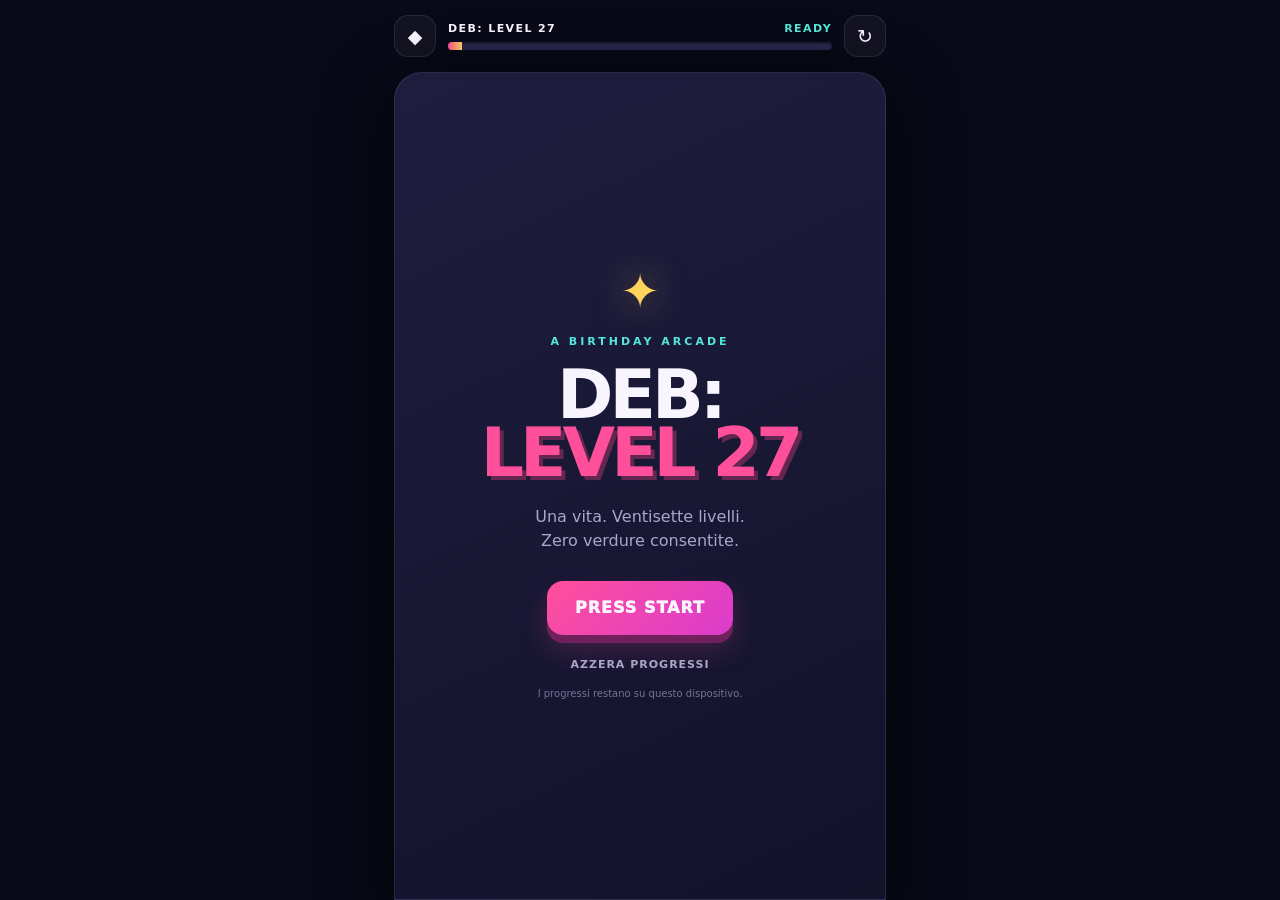
<file: index.html>
<!doctype html>
<html lang="it">
<head>
  <meta charset="utf-8">
  <meta name="viewport" content="width=device-width,initial-scale=1,maximum-scale=1,user-scalable=no,viewport-fit=cover">
  <meta name="theme-color" content="#111126">
  <meta name="apple-mobile-web-app-capable" content="yes">
  <meta name="apple-mobile-web-app-status-bar-style" content="black-translucent">
  <title>Deb: Level 27</title>
  <link rel="stylesheet" href="style.css?v=7">
</head>
<body>
  <main id="app" aria-live="polite">
    <header class="hud">
      <button id="homeBtn" class="icon-btn" aria-label="Menu">◆</button>
      <div class="progress-wrap">
        <div class="level-label"><span id="levelText">LEVEL 1 / 27</span><span id="lives">READY</span></div>
        <div class="progress"><i id="progressBar"></i></div>
      </div>
      <button id="restartBtn" class="icon-btn" aria-label="Ricomincia livello">↻</button>
    </header>
    <section id="screen" class="screen"></section>
  </main>

  <template id="menuTemplate">
    <div class="menu-card">
      <div class="pixel-crown">✦</div>
      <p class="eyebrow">A BIRTHDAY ARCADE</p>
      <h1>DEB:<br><em>LEVEL 27</em></h1>
      <p class="intro">Una vita. Ventisette livelli.<br>Zero verdure consentite.</p>
      <button class="primary" data-action="start">PRESS START</button>
      <button class="text-btn" data-action="reset">AZZERA PROGRESSI</button>
      <p class="save-note">I progressi restano su questo dispositivo.</p>
    </div>
  </template>
  <script src="game.js?v=7"></script>
</body>
</html>
</file>
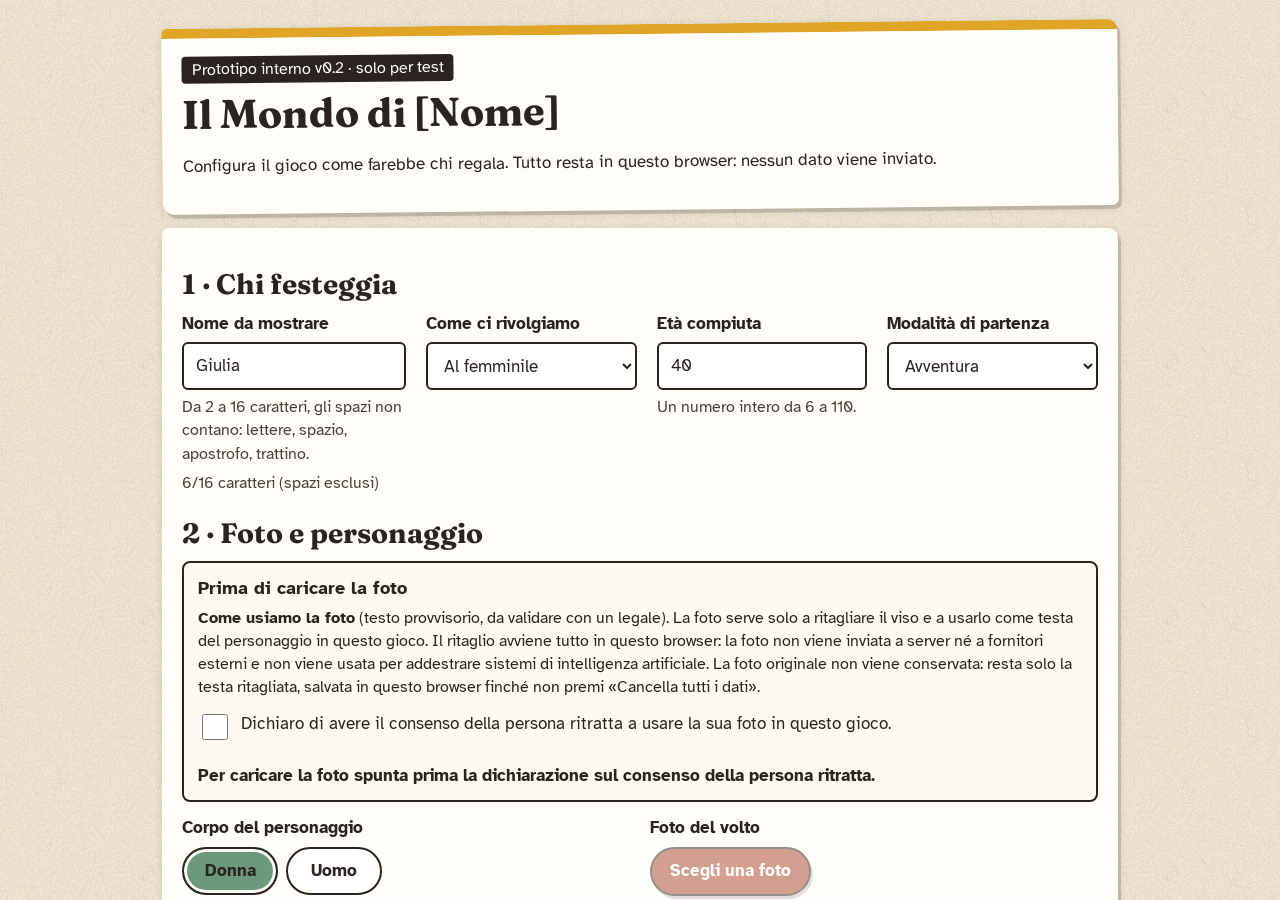
<file: il-mondo-di-nome-v02/index.html>
<!doctype html>
<html lang="it">
<head>
<meta charset="utf-8">
<meta name="viewport" content="width=device-width, initial-scale=1, viewport-fit=cover">
<meta name="robots" content="noindex, nofollow">
<title>Il Mondo di [Nome] — prototipo interno v0.2</title>
<link rel="icon" href="data:image/svg+xml,%3Csvg xmlns=%22http://www.w3.org/2000/svg%22 viewBox=%220 0 32 32%22%3E%3Ccircle cx=%2216%22 cy=%2216%22 r=%2214%22 fill=%22%23E0A526%22 stroke=%22%232B2320%22 stroke-width=%223%22/%3E%3C/svg%3E">
<link rel="stylesheet" href="css/style.css">
</head>
<body>
<div id="app">

  <!-- ============ CONFIGURAZIONE ============ -->
  <section id="screen-setup" class="screen active" aria-labelledby="setup-title">
    <div class="page">
      <header class="panel title-panel">
        <p class="badge">Prototipo interno v0.2 · solo per test</p>
        <h1 id="setup-title">Il Mondo di <span class="name-slot">[Nome]</span></h1>
        <p>Configura il gioco come farebbe chi regala. Tutto resta in questo browser: nessun dato viene inviato.</p>
      </header>

      <form id="setup-form" class="panel" novalidate>
        <h2>1 · Chi festeggia</h2>
        <div class="row">
          <label class="field">Nome da mostrare
            <input id="f-name" name="name" type="text" autocomplete="off" value="Giulia" required aria-describedby="name-help name-count">
            <small id="name-help">Da 2 a 16 caratteri, gli spazi non contano: lettere, spazio, apostrofo, trattino.</small>
            <small id="name-count" class="counter" aria-live="polite"></small>
          </label>
          <label class="field">Come ci rivolgiamo
            <select id="f-form" name="form">
              <option value="f" selected>Al femminile</option>
              <option value="m">Al maschile</option>
              <option value="n">Forma neutra</option>
            </select>
          </label>
          <label class="field">Età compiuta
            <input id="f-age" name="age" type="number" inputmode="numeric" min="6" max="110" step="1" value="40" aria-describedby="age-help">
            <small id="age-help">Un numero intero da 6 a 110.</small>
          </label>
          <label class="field">Modalità di partenza
            <select id="f-mode" name="mode">
              <option value="passeggiata">Passeggiata</option>
              <option value="avventura" selected>Avventura</option>
              <option value="sfida">Sfida</option>
            </select>
          </label>
        </div>

        <h2>2 · Foto e personaggio</h2>
        <div class="consent-box" id="consent-box">
          <h3>Prima di caricare la foto</h3>
          <p class="privacy-note" id="privacy-note"><strong>Come usiamo la foto</strong> (testo provvisorio, da validare con un legale). La foto serve solo a ritagliare il viso e a usarlo come testa del personaggio in questo gioco. Il ritaglio avviene tutto in questo browser: la foto non viene inviata a server né a fornitori esterni e non viene usata per addestrare sistemi di intelligenza artificiale. La foto originale non viene conservata: resta solo la testa ritagliata, salvata in questo browser finché non premi «Cancella tutti i dati».</p>
          <label class="check"><input type="checkbox" id="f-consent"> <span>Dichiaro di avere il consenso della persona ritratta a usare la sua foto in questo gioco.</span></label>
          <label class="check hidden" id="parental-row"><input type="checkbox" id="f-parental"> <span>La persona festeggiata è minorenne: dichiaro di esercitare la responsabilità genitoriale su di lei, oppure di avere l'autorizzazione di chi la esercita, a usare la sua foto in questo gioco.</span></label>
          <p id="consent-status" class="status" role="status" aria-live="polite"></p>
        </div>
        <div class="row photo-row">
          <div class="field">
            <span>Corpo del personaggio</span>
            <div class="seg" role="radiogroup" aria-label="Corpo">
              <label class="seg-btn"><input type="radio" name="body" value="donna" checked><span>Donna</span></label>
              <label class="seg-btn"><input type="radio" name="body" value="uomo"><span>Uomo</span></label>
            </div>
            <small>Bambino e bambina previsti nel prodotto, non in questo prototipo.</small>
          </div>
          <div class="field">
            <span>Foto del volto</span>
            <label class="btn btn-primary file-btn is-disabled" id="photo-btn">Scegli una foto
              <input id="f-photo" type="file" accept="image/jpeg,image/png,image/webp" disabled>
            </label>
            <small>Una foto recente, di fronte, con il viso ben illuminato. Il ritaglio è automatico.</small>
            <div id="face-progress" class="progress hidden" role="progressbar" aria-label="Preparazione del riconoscimento del volto" aria-valuemin="0" aria-valuemax="100"><div class="bar"></div></div>
            <p id="face-status" class="status" role="status" aria-live="polite">Nessuna foto caricata.</p>
            <button type="button" id="btn-face-retry" class="btn btn-small hidden">Riprova</button>
          </div>
        </div>
        <div class="preview-wrap">
          <div class="preview-card">
            <canvas id="char-preview" width="200" height="500" aria-label="Anteprima del personaggio"></canvas>
          </div>
          <div class="preview-side">
            <canvas id="head-preview" width="160" height="200" aria-label="Testa ritagliata"></canvas>
            <button type="button" id="btn-recrop" class="btn" disabled>Rifai ritaglio</button>
            <small>Facoltativo: prova un'inquadratura diversa (più larga, più stretta o un altro volto).</small>
          </div>
        </div>

        <h2>3 · Domande per «La Porta dei Ricordi»</h2>
        <p class="hint">Precompilate con l'esempio fittizio del GDD (§8). Il livello ne usa 3 a caso tra quelle complete.</p>
        <div id="quiz-editor"></div>

        <div class="actions">
          <button type="submit" class="btn btn-primary btn-big" id="btn-start">Crea il gioco e vai alla mappa</button>
          <button type="button" class="btn" id="btn-reset">Cancella tutti i dati</button>
        </div>
        <p id="setup-error" class="status error" role="alert"></p>
      </form>
    </div>
  </section>

  <!-- ============ MAPPA ============ -->
  <section id="screen-map" class="screen" aria-labelledby="map-title">
    <div class="hud-top">
      <div class="strip title-strip"><h1 id="map-title"><span class="title-pre">Il Mondo di </span><span class="name-slot"></span></h1></div>
      <div class="strip stars-total" aria-label="Stelle totali">★ <span id="stars-total">0</span>/9</div>
      <button class="btn btn-icon" id="btn-edit" aria-label="Torna alla configurazione">⚙</button>
    </div>
    <div class="map-wrap">
      <svg id="map-svg" viewBox="0 0 1000 600" preserveAspectRatio="xMidYMid meet" aria-hidden="true"></svg>
      <div id="map-nodes"></div>
    </div>
    <p class="map-caption panel">Mondo 1 · <strong>Le radici</strong> — tocca una tappa sbloccata per giocare.</p>
  </section>

  <!-- ============ LIVELLO (canvas) ============ -->
  <section id="screen-level" class="screen" aria-label="Livello">
    <canvas id="game"></canvas>
    <div class="hud-top hud-game">
      <div class="strip" id="hud-left"></div>
      <div class="strip" id="hud-mid"></div>
      <button class="btn btn-icon" id="btn-pause" aria-label="Pausa">❚❚</button>
    </div>
    <div id="touch-l1" class="touch-pad hidden">
      <div class="tp-left">
        <button class="tbtn" data-k="left" aria-label="Sinistra">◀</button>
        <button class="tbtn" data-k="right" aria-label="Destra">▶</button>
      </div>
      <div class="tp-right">
        <button class="tbtn tbtn-jump" data-k="jump" aria-label="Salto">Salto</button>
      </div>
    </div>
    <div id="touch-l2" class="touch-pad hidden">
      <div class="dpad">
        <button class="tbtn" data-d="up" aria-label="Su">▲</button>
        <button class="tbtn" data-d="left" aria-label="Sinistra">◀</button>
        <button class="tbtn" data-d="right" aria-label="Destra">▶</button>
        <button class="tbtn" data-d="down" aria-label="Giù">▼</button>
      </div>
      <button class="btn btn-small" id="btn-dpad-toggle">Croce: sì</button>
    </div>
    <div id="rotate-hint" class="toast hidden">Ruota il telefono in orizzontale per giocare meglio <button class="btn btn-small" id="btn-rotate-ok">OK</button></div>
  </section>

  <!-- ============ QUIZ ============ -->
  <section id="screen-quiz" class="screen" aria-labelledby="quiz-q">
    <div class="hud-top">
      <div class="strip">La Porta dei Ricordi</div>
      <div class="strip" id="quiz-progress"></div>
      <button class="btn btn-icon" id="btn-quiz-pause" aria-label="Pausa">❚❚</button>
    </div>
    <div class="quiz-wrap">
      <div class="door" id="quiz-door" aria-hidden="true"><div class="door-leaf"></div></div>
      <div class="panel quiz-panel">
        <h2 id="quiz-q"></h2>
        <ol id="quiz-answers" class="answers"></ol>
        <p id="quiz-feedback" class="status" role="status" aria-live="polite"></p>
        <div class="actions">
          <button class="btn" id="btn-quiz-help">Elimina una risposta sbagliata</button>
          <button class="btn btn-primary" id="btn-quiz-next" hidden>Avanti</button>
        </div>
        <p class="hint">Tastiera: 1–4 oppure frecce + Invio.</p>
      </div>
    </div>
  </section>

  <!-- ============ VITTORIA ============ -->
  <section id="screen-win" class="screen" aria-labelledby="win-title">
    <div class="page center">
      <div class="panel win-panel">
        <h1 id="win-title"></h1>
        <canvas id="win-char" width="200" height="500" aria-hidden="true"></canvas>
        <p class="stars-big" id="win-stars" aria-live="polite"></p>
        <p id="win-text"></p>
        <div class="actions">
          <button class="btn btn-primary btn-big" id="btn-win-map">Torna alla mappa</button>
          <button class="btn" id="btn-win-retry">Rigioca</button>
        </div>
      </div>
    </div>
  </section>

  <!-- ============ PAUSA / DIALOGHI ============ -->
  <p id="storage-warning" class="storage-warning hidden" role="status"></p>
  <div id="modal" class="modal hidden" role="dialog" aria-modal="true" aria-labelledby="modal-title">
    <div class="panel modal-panel">
      <h2 id="modal-title"></h2>
      <p id="modal-text"></p>
      <div id="modal-actions" class="actions vertical"></div>
    </div>
  </div>
</div>
<script type="module" src="js/main.js"></script>
</body>
</html>
</file>
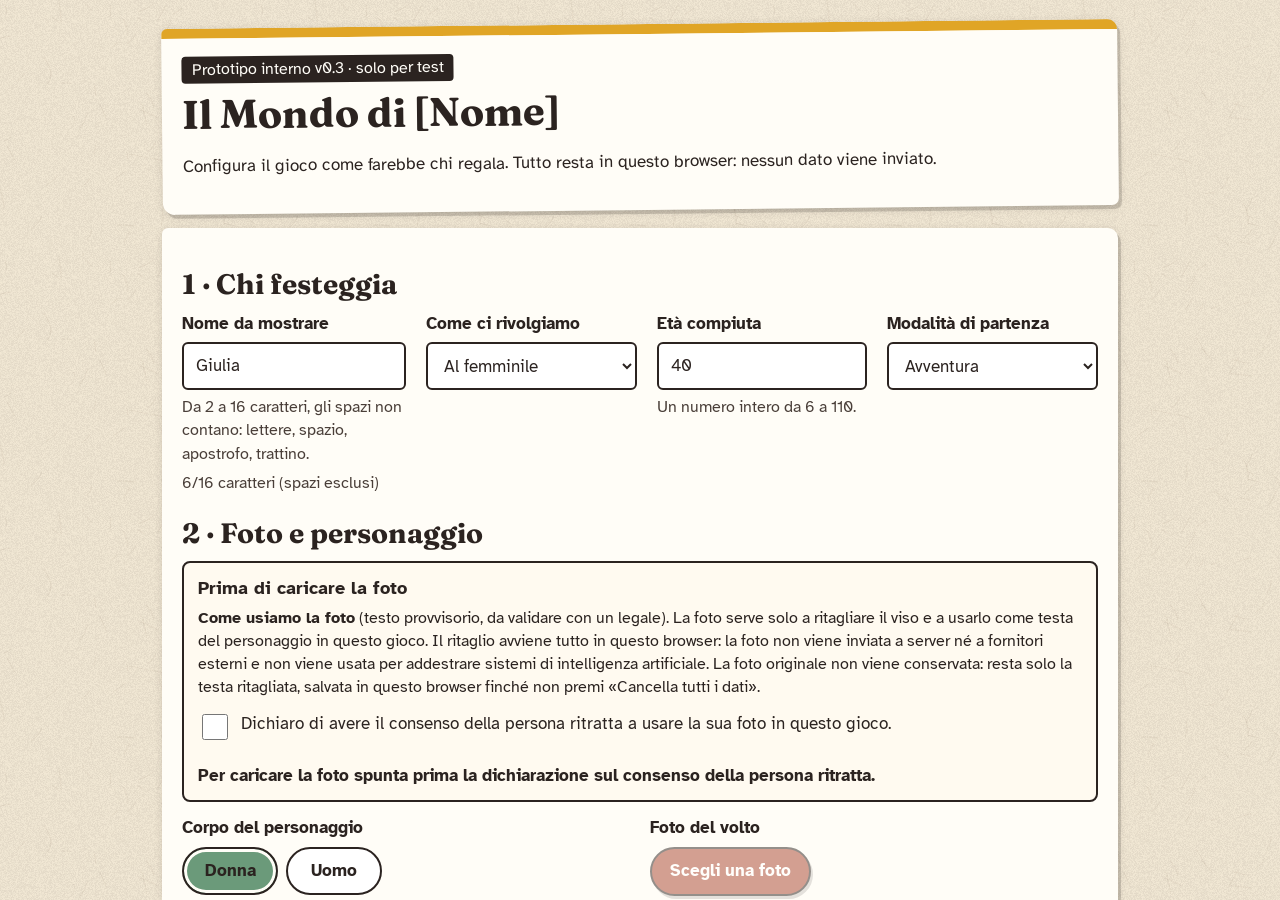
<file: il-mondo-di-nome-v03/index.html>
<!doctype html>
<html lang="it">
<head>
<meta charset="utf-8">
<meta name="viewport" content="width=device-width, initial-scale=1, viewport-fit=cover">
<meta name="robots" content="noindex, nofollow">
<title>Il Mondo di [Nome] — prototipo interno v0.3</title>
<link rel="icon" href="data:image/svg+xml,%3Csvg xmlns=%22http://www.w3.org/2000/svg%22 viewBox=%220 0 32 32%22%3E%3Ccircle cx=%2216%22 cy=%2216%22 r=%2214%22 fill=%22%23E0A526%22 stroke=%22%232B2320%22 stroke-width=%223%22/%3E%3C/svg%3E">
<link rel="stylesheet" href="css/style.css">
</head>
<body>
<div id="app">

  <!-- ============ CONFIGURAZIONE ============ -->
  <section id="screen-setup" class="screen active" aria-labelledby="setup-title">
    <div class="page">
      <header class="panel title-panel">
        <p class="badge">Prototipo interno v0.3 · solo per test</p>
        <h1 id="setup-title">Il Mondo di <span class="name-slot">[Nome]</span></h1>
        <p>Configura il gioco come farebbe chi regala. Tutto resta in questo browser: nessun dato viene inviato.</p>
      </header>

      <form id="setup-form" class="panel" novalidate>
        <h2>1 · Chi festeggia</h2>
        <div class="row">
          <label class="field">Nome da mostrare
            <input id="f-name" name="name" type="text" autocomplete="off" value="Giulia" required aria-describedby="name-help name-count">
            <small id="name-help">Da 2 a 16 caratteri, gli spazi non contano: lettere, spazio, apostrofo, trattino.</small>
            <small id="name-count" class="counter" aria-live="polite"></small>
          </label>
          <label class="field">Come ci rivolgiamo
            <select id="f-form" name="form">
              <option value="f" selected>Al femminile</option>
              <option value="m">Al maschile</option>
              <option value="n">Forma neutra</option>
            </select>
          </label>
          <label class="field">Età compiuta
            <input id="f-age" name="age" type="number" inputmode="numeric" min="6" max="110" step="1" value="40" aria-describedby="age-help">
            <small id="age-help">Un numero intero da 6 a 110.</small>
          </label>
          <label class="field">Modalità di partenza
            <select id="f-mode" name="mode">
              <option value="passeggiata">Passeggiata</option>
              <option value="avventura" selected>Avventura</option>
              <option value="sfida">Sfida</option>
            </select>
          </label>
        </div>

        <h2>2 · Foto e personaggio</h2>
        <div class="consent-box" id="consent-box">
          <h3>Prima di caricare la foto</h3>
          <p class="privacy-note" id="privacy-note"><strong>Come usiamo la foto</strong> (testo provvisorio, da validare con un legale). La foto serve solo a ritagliare il viso e a usarlo come testa del personaggio in questo gioco. Il ritaglio avviene tutto in questo browser: la foto non viene inviata a server né a fornitori esterni e non viene usata per addestrare sistemi di intelligenza artificiale. La foto originale non viene conservata: resta solo la testa ritagliata, salvata in questo browser finché non premi «Cancella tutti i dati».</p>
          <label class="check"><input type="checkbox" id="f-consent"> <span>Dichiaro di avere il consenso della persona ritratta a usare la sua foto in questo gioco.</span></label>
          <label class="check hidden" id="parental-row"><input type="checkbox" id="f-parental"> <span>La persona festeggiata è minorenne: dichiaro di esercitare la responsabilità genitoriale su di lei, oppure di avere l'autorizzazione di chi la esercita, a usare la sua foto in questo gioco.</span></label>
          <p id="consent-status" class="status" role="status" aria-live="polite"></p>
        </div>
        <div class="row photo-row">
          <div class="field">
            <span>Corpo del personaggio</span>
            <div class="seg" role="radiogroup" aria-label="Corpo">
              <label class="seg-btn"><input type="radio" name="body" value="donna" checked><span>Donna</span></label>
              <label class="seg-btn"><input type="radio" name="body" value="uomo"><span>Uomo</span></label>
            </div>
            <small>Bambino e bambina previsti nel prodotto, non in questo prototipo.</small>
          </div>
          <div class="field">
            <span>Foto del volto</span>
            <label class="btn btn-primary file-btn is-disabled" id="photo-btn">Scegli una foto
              <input id="f-photo" type="file" accept="image/jpeg,image/png,image/webp" disabled>
            </label>
            <small>Una foto recente, di fronte, con il viso ben illuminato. Il ritaglio è automatico.</small>
            <div id="face-progress" class="progress hidden" role="progressbar" aria-label="Preparazione del riconoscimento del volto" aria-valuemin="0" aria-valuemax="100"><div class="bar"></div></div>
            <p id="face-status" class="status" role="status" aria-live="polite">Nessuna foto caricata.</p>
            <button type="button" id="btn-face-retry" class="btn btn-small hidden">Riprova</button>
          </div>
        </div>
        <div class="preview-wrap">
          <div class="preview-card">
            <canvas id="char-preview" width="200" height="500" aria-label="Anteprima del personaggio"></canvas>
          </div>
          <div class="preview-side">
            <canvas id="head-preview" width="160" height="200" aria-label="Testa ritagliata"></canvas>
            <button type="button" id="btn-recrop" class="btn" disabled>Rifai ritaglio</button>
            <small>Facoltativo: prova un'inquadratura diversa (più larga, più stretta o un altro volto).</small>
          </div>
        </div>

        <h2>3 · Domande per «La Porta dei Ricordi»</h2>
        <p class="hint">Precompilate con l'esempio fittizio del GDD (§8). Il livello ne usa 3 a caso tra quelle complete.</p>
        <div id="quiz-editor"></div>

        <div class="actions">
          <button type="submit" class="btn btn-primary btn-big" id="btn-start">Crea il gioco e vai alla mappa</button>
          <button type="button" class="btn" id="btn-reset">Cancella tutti i dati</button>
        </div>
        <p id="setup-error" class="status error" role="alert"></p>
      </form>
    </div>
  </section>

  <!-- ============ MAPPA ============ -->
  <section id="screen-map" class="screen" aria-labelledby="map-title">
    <div class="hud-top">
      <div class="strip title-strip"><h1 id="map-title"><span class="title-pre">Il Mondo di </span><span class="name-slot"></span></h1></div>
      <div class="strip stars-total" aria-label="Stelle totali">★ <span id="stars-total">0</span>/9</div>
      <button class="btn btn-icon" id="btn-edit" aria-label="Torna alla configurazione">⚙</button>
    </div>
    <div class="map-wrap">
      <svg id="map-svg" viewBox="0 0 1000 600" preserveAspectRatio="xMidYMid meet" aria-hidden="true"></svg>
      <div id="map-nodes"></div>
    </div>
    <p class="map-caption panel">Mondo 1 · <strong>Le radici</strong> — tocca una tappa sbloccata per giocare.</p>
  </section>

  <!-- ============ LIVELLO (canvas) ============ -->
  <section id="screen-level" class="screen" aria-label="Livello">
    <canvas id="game"></canvas>
    <div class="hud-top hud-game">
      <div class="strip" id="hud-left"></div>
      <div class="strip" id="hud-mid"></div>
      <button class="btn btn-icon" id="btn-pause" aria-label="Pausa">❚❚</button>
    </div>
    <div id="touch-l1" class="touch-pad hidden">
      <div class="tp-left">
        <button class="tbtn" data-k="left" aria-label="Sinistra">◀</button>
        <button class="tbtn" data-k="right" aria-label="Destra">▶</button>
      </div>
      <div class="tp-right">
        <button class="tbtn tbtn-jump" data-k="jump" aria-label="Salto">Salto</button>
      </div>
    </div>
    <div id="touch-l2" class="touch-pad hidden">
      <div class="dpad">
        <button class="tbtn" data-d="up" aria-label="Su">▲</button>
        <button class="tbtn" data-d="left" aria-label="Sinistra">◀</button>
        <button class="tbtn" data-d="right" aria-label="Destra">▶</button>
        <button class="tbtn" data-d="down" aria-label="Giù">▼</button>
      </div>
      <button class="btn btn-small" id="btn-dpad-toggle">Croce: sì</button>
    </div>
    <div id="rotate-hint" class="toast hidden">Ruota il telefono in orizzontale per giocare meglio <button class="btn btn-small" id="btn-rotate-ok">OK</button></div>
  </section>

  <!-- ============ QUIZ ============ -->
  <section id="screen-quiz" class="screen" aria-labelledby="quiz-q">
    <div class="hud-top">
      <div class="strip">La Porta dei Ricordi</div>
      <div class="strip" id="quiz-progress"></div>
      <button class="btn btn-icon" id="btn-quiz-pause" aria-label="Pausa">❚❚</button>
    </div>
    <div class="quiz-wrap">
      <div class="door" id="quiz-door" aria-hidden="true"><div class="door-leaf"></div></div>
      <div class="panel quiz-panel">
        <h2 id="quiz-q"></h2>
        <ol id="quiz-answers" class="answers"></ol>
        <p id="quiz-feedback" class="status" role="status" aria-live="polite"></p>
        <div class="actions">
          <button class="btn" id="btn-quiz-help">Elimina una risposta sbagliata</button>
          <button class="btn btn-primary" id="btn-quiz-next" hidden>Avanti</button>
        </div>
        <p class="hint">Tastiera: 1–4 oppure frecce + Invio.</p>
      </div>
    </div>
  </section>

  <!-- ============ VITTORIA ============ -->
  <section id="screen-win" class="screen" aria-labelledby="win-title">
    <div class="page center">
      <div class="panel win-panel">
        <h1 id="win-title"></h1>
        <canvas id="win-char" width="200" height="500" aria-hidden="true"></canvas>
        <p class="stars-big" id="win-stars" aria-live="polite"></p>
        <p id="win-text"></p>
        <div class="actions">
          <button class="btn btn-primary btn-big" id="btn-win-map">Torna alla mappa</button>
          <button class="btn" id="btn-win-retry">Rigioca</button>
        </div>
      </div>
    </div>
  </section>

  <!-- ============ PAUSA / DIALOGHI ============ -->
  <p id="storage-warning" class="storage-warning hidden" role="status"></p>
  <div id="modal" class="modal hidden" role="dialog" aria-modal="true" aria-labelledby="modal-title">
    <div class="panel modal-panel">
      <h2 id="modal-title"></h2>
      <p id="modal-text"></p>
      <div id="modal-actions" class="actions vertical"></div>
    </div>
  </div>
</div>
<script type="module" src="js/main.js"></script>
</body>
</html>
</file>
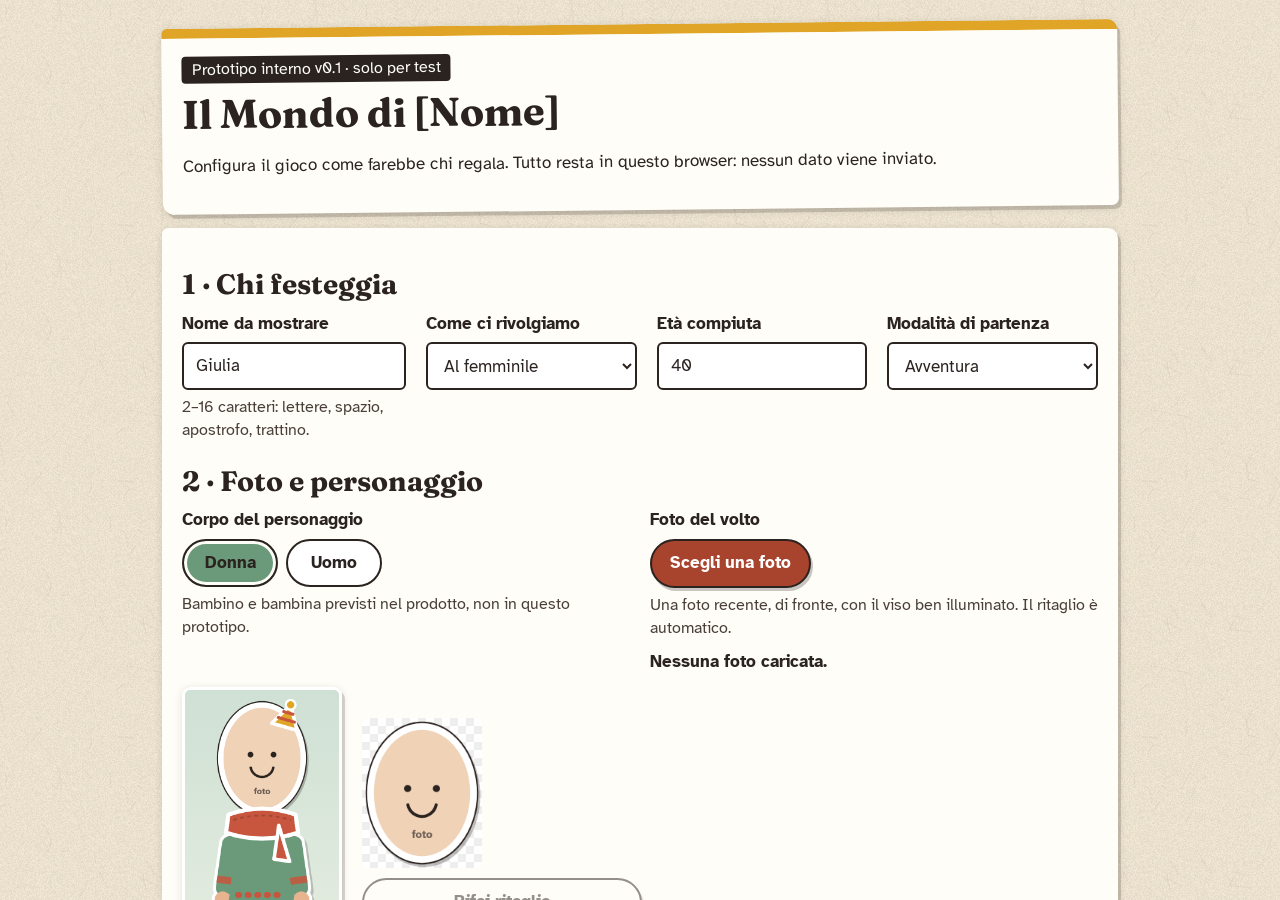
<file: il-mondo-di-nome/index.html>
<!doctype html>
<html lang="it">
<head>
<meta charset="utf-8">
<meta name="viewport" content="width=device-width, initial-scale=1, viewport-fit=cover, user-scalable=no">
<meta name="robots" content="noindex, nofollow">
<title>Il Mondo di [Nome] — prototipo interno v0.1</title>
<link rel="icon" href="data:image/svg+xml,%3Csvg xmlns=%22http://www.w3.org/2000/svg%22 viewBox=%220 0 32 32%22%3E%3Ccircle cx=%2216%22 cy=%2216%22 r=%2214%22 fill=%22%23E0A526%22 stroke=%22%232B2320%22 stroke-width=%223%22/%3E%3C/svg%3E">
<link rel="stylesheet" href="css/style.css">
</head>
<body>
<div id="app">

  <!-- ============ CONFIGURAZIONE ============ -->
  <section id="screen-setup" class="screen active" aria-labelledby="setup-title">
    <div class="page">
      <header class="panel title-panel">
        <p class="badge">Prototipo interno v0.1 · solo per test</p>
        <h1 id="setup-title">Il Mondo di <span class="name-slot">[Nome]</span></h1>
        <p>Configura il gioco come farebbe chi regala. Tutto resta in questo browser: nessun dato viene inviato.</p>
      </header>

      <form id="setup-form" class="panel" novalidate>
        <h2>1 · Chi festeggia</h2>
        <div class="row">
          <label class="field">Nome da mostrare
            <input id="f-name" name="name" type="text" maxlength="16" autocomplete="off" value="Giulia" required>
            <small>2–16 caratteri: lettere, spazio, apostrofo, trattino.</small>
          </label>
          <label class="field">Come ci rivolgiamo
            <select id="f-form" name="form">
              <option value="f" selected>Al femminile</option>
              <option value="m">Al maschile</option>
              <option value="n">Forma neutra</option>
            </select>
          </label>
          <label class="field">Età compiuta
            <input id="f-age" name="age" type="number" min="6" max="110" value="40">
          </label>
          <label class="field">Modalità di partenza
            <select id="f-mode" name="mode">
              <option value="passeggiata">Passeggiata</option>
              <option value="avventura" selected>Avventura</option>
              <option value="sfida">Sfida</option>
            </select>
          </label>
        </div>

        <h2>2 · Foto e personaggio</h2>
        <div class="row photo-row">
          <div class="field">
            <span>Corpo del personaggio</span>
            <div class="seg" role="radiogroup" aria-label="Corpo">
              <label class="seg-btn"><input type="radio" name="body" value="donna" checked><span>Donna</span></label>
              <label class="seg-btn"><input type="radio" name="body" value="uomo"><span>Uomo</span></label>
            </div>
            <small>Bambino e bambina previsti nel prodotto, non in questo prototipo.</small>
          </div>
          <div class="field">
            <span>Foto del volto</span>
            <label class="btn btn-primary file-btn">Scegli una foto
              <input id="f-photo" type="file" accept="image/jpeg,image/png,image/webp">
            </label>
            <small>Una foto recente, di fronte, con il viso ben illuminato. Il ritaglio è automatico.</small>
            <p id="face-status" class="status" role="status" aria-live="polite">Nessuna foto caricata.</p>
          </div>
        </div>
        <div class="preview-wrap">
          <div class="preview-card">
            <canvas id="char-preview" width="200" height="500" aria-label="Anteprima del personaggio"></canvas>
          </div>
          <div class="preview-side">
            <canvas id="head-preview" width="160" height="200" aria-label="Testa ritagliata"></canvas>
            <button type="button" id="btn-recrop" class="btn" disabled>Rifai ritaglio</button>
            <small>Facoltativo: prova un'inquadratura diversa (più larga, più stretta o un altro volto).</small>
          </div>
        </div>
        <label class="check"><input type="checkbox" id="f-consent" checked> Confermo di avere il consenso della persona ritratta (testo provvisorio).</label>

        <h2>3 · Domande per «La Porta dei Ricordi»</h2>
        <p class="hint">Precompilate con l'esempio fittizio del GDD (§8). Il livello ne usa 3 a caso tra quelle complete.</p>
        <div id="quiz-editor"></div>

        <div class="actions">
          <button type="submit" class="btn btn-primary btn-big" id="btn-start">Crea il gioco e vai alla mappa</button>
          <button type="button" class="btn" id="btn-reset">Cancella tutti i dati</button>
        </div>
        <p id="setup-error" class="status error" role="alert"></p>
      </form>
    </div>
  </section>

  <!-- ============ MAPPA ============ -->
  <section id="screen-map" class="screen" aria-labelledby="map-title">
    <div class="hud-top">
      <div class="strip"><h1 id="map-title">Il Mondo di <span class="name-slot"></span></h1></div>
      <div class="strip stars-total" aria-label="Stelle totali">★ <span id="stars-total">0</span>/9</div>
      <button class="btn btn-icon" id="btn-edit" aria-label="Torna alla configurazione">⚙</button>
    </div>
    <div class="map-wrap">
      <svg id="map-svg" viewBox="0 0 1000 600" preserveAspectRatio="xMidYMid meet" aria-hidden="true"></svg>
      <div id="map-nodes"></div>
    </div>
    <p class="map-caption panel">Mondo 1 · <strong>Le radici</strong> — tocca una tappa sbloccata per giocare.</p>
  </section>

  <!-- ============ LIVELLO (canvas) ============ -->
  <section id="screen-level" class="screen" aria-label="Livello">
    <canvas id="game"></canvas>
    <div class="hud-top hud-game">
      <div class="strip" id="hud-left"></div>
      <div class="strip" id="hud-mid"></div>
      <button class="btn btn-icon" id="btn-pause" aria-label="Pausa">❚❚</button>
    </div>
    <div id="touch-l1" class="touch-pad hidden">
      <div class="tp-left">
        <button class="tbtn" data-k="left" aria-label="Sinistra">◀</button>
        <button class="tbtn" data-k="right" aria-label="Destra">▶</button>
      </div>
      <div class="tp-right">
        <button class="tbtn tbtn-jump" data-k="jump" aria-label="Salto">Salto</button>
      </div>
    </div>
    <div id="touch-l2" class="touch-pad hidden">
      <div class="dpad">
        <button class="tbtn" data-d="up" aria-label="Su">▲</button>
        <button class="tbtn" data-d="left" aria-label="Sinistra">◀</button>
        <button class="tbtn" data-d="right" aria-label="Destra">▶</button>
        <button class="tbtn" data-d="down" aria-label="Giù">▼</button>
      </div>
      <button class="btn btn-small" id="btn-dpad-toggle">Croce: sì</button>
    </div>
    <div id="rotate-hint" class="toast hidden">Ruota il telefono in orizzontale per giocare meglio <button class="btn btn-small" id="btn-rotate-ok">OK</button></div>
  </section>

  <!-- ============ QUIZ ============ -->
  <section id="screen-quiz" class="screen" aria-labelledby="quiz-q">
    <div class="hud-top">
      <div class="strip">La Porta dei Ricordi</div>
      <div class="strip" id="quiz-progress"></div>
      <button class="btn btn-icon" id="btn-quiz-pause" aria-label="Pausa">❚❚</button>
    </div>
    <div class="quiz-wrap">
      <div class="door" id="quiz-door" aria-hidden="true"><div class="door-leaf"></div></div>
      <div class="panel quiz-panel">
        <h2 id="quiz-q"></h2>
        <ol id="quiz-answers" class="answers"></ol>
        <p id="quiz-feedback" class="status" role="status" aria-live="polite"></p>
        <div class="actions">
          <button class="btn" id="btn-quiz-help">Elimina una risposta sbagliata</button>
          <button class="btn btn-primary" id="btn-quiz-next" hidden>Avanti</button>
        </div>
        <p class="hint">Tastiera: 1–4 oppure frecce + Invio.</p>
      </div>
    </div>
  </section>

  <!-- ============ VITTORIA ============ -->
  <section id="screen-win" class="screen" aria-labelledby="win-title">
    <div class="page center">
      <div class="panel win-panel">
        <h1 id="win-title"></h1>
        <canvas id="win-char" width="200" height="500" aria-hidden="true"></canvas>
        <p class="stars-big" id="win-stars" aria-live="polite"></p>
        <p id="win-text"></p>
        <div class="actions">
          <button class="btn btn-primary btn-big" id="btn-win-map">Torna alla mappa</button>
          <button class="btn" id="btn-win-retry">Rigioca</button>
        </div>
      </div>
    </div>
  </section>

  <!-- ============ PAUSA / DIALOGHI ============ -->
  <div id="modal" class="modal hidden" role="dialog" aria-modal="true" aria-labelledby="modal-title">
    <div class="panel modal-panel">
      <h2 id="modal-title"></h2>
      <p id="modal-text"></p>
      <div id="modal-actions" class="actions vertical"></div>
    </div>
  </div>
</div>
<script type="module" src="js/main.js"></script>
</body>
</html>
</file>
<file: style.css>
:root{--ink:#f8f5ff;--muted:#aaa6c7;--bg:#111126;--panel:#1c1b3a;--pink:#ff4f9a;--cyan:#54e6da;--yellow:#ffd45c;--danger:#ff6577;--safe:#7cf58c}
*{box-sizing:border-box;-webkit-tap-highlight-color:transparent}
html,body{margin:0;width:100%;height:100%;overflow:hidden;background:#090917;color:var(--ink);font-family:ui-rounded,"SF Pro Rounded",system-ui,sans-serif;touch-action:manipulation;overscroll-behavior:none}
body:before{content:"";position:fixed;inset:0;background:radial-gradient(circle at 20% 10%,#302461 0,transparent 35%),radial-gradient(circle at 90% 80%,#153f50 0,transparent 38%),linear-gradient(#111126,#090917);z-index:-1}
button{font:inherit;color:inherit;border:0;cursor:pointer;touch-action:manipulation}
#app{height:100dvh;max-width:520px;margin:auto;display:flex;flex-direction:column;padding:env(safe-area-inset-top) 14px env(safe-area-inset-bottom)}
.hud{height:72px;display:flex;align-items:center;gap:12px;flex:none}.progress-wrap{flex:1}.level-label{font-size:11px;font-weight:900;letter-spacing:1.4px;display:flex;justify-content:space-between;margin-bottom:7px}.level-label span:last-child{color:var(--cyan)}
.progress{height:8px;border-radius:8px;background:#29274d;overflow:hidden;box-shadow:inset 0 1px 3px #0008}.progress i{display:block;height:100%;width:3.7%;background:linear-gradient(90deg,var(--pink),var(--yellow));transition:width .45s cubic-bezier(.2,.9,.3,1)}
.icon-btn{width:42px;height:42px;border:1px solid #ffffff19;border-radius:14px;background:#ffffff0b;font-size:19px}.icon-btn:active{transform:scale(.92)}
.screen{position:relative;flex:1;min-height:0;overflow:hidden;border:1px solid #ffffff18;border-radius:28px 28px 0 0;background:linear-gradient(155deg,#1e1d3e,#12122b);box-shadow:0 20px 70px #0008;isolation:isolate}
.screen:after{content:"";position:absolute;inset:0;pointer-events:none;background:linear-gradient(#ffffff08 1px,transparent 1px);background-size:100% 4px;opacity:.13;z-index:50}
.menu-card,.level-card,.result-card,.final-card{height:100%;display:flex;flex-direction:column;align-items:center;justify-content:center;text-align:center;padding:28px;position:relative;z-index:2}
.pixel-crown{font-size:48px;color:var(--yellow);filter:drop-shadow(0 0 18px #ffd45c88);animation:float 2s ease-in-out infinite}.eyebrow{font-size:11px;font-weight:900;letter-spacing:3px;color:var(--cyan);margin:16px 0 8px}h1{font-size:clamp(42px,13vw,68px);line-height:.84;letter-spacing:-4px;margin:10px 0 24px}h1 em{font-style:normal;color:var(--pink);text-shadow:4px 4px 0 #642750}.intro{color:var(--muted);line-height:1.5;margin:0 0 28px}
.primary{min-height:54px;padding:0 28px;border-radius:16px;background:linear-gradient(135deg,var(--pink),#db3bcd);box-shadow:0 8px 0 #70205a,0 14px 28px #ff4f9a35;font-weight:1000;letter-spacing:1px}.primary:active{transform:translateY(5px);box-shadow:0 3px 0 #70205a}.text-btn{margin-top:22px;background:none;color:var(--muted);font-size:11px;font-weight:800;letter-spacing:1px}.save-note{font-size:10px;color:#777394;margin-top:16px}
.level-card{justify-content:flex-start;padding:18px 18px 12px}.level-icon{font-size:38px;margin:2px}.level-card h2{font-size:25px;margin:4px 0 2px;letter-spacing:-.5px}.instruction{font-size:13px;color:var(--muted);margin:2px 0 12px;min-height:20px}.arena{position:relative;width:100%;flex:1;min-height:260px;border-radius:22px;overflow:hidden;background:linear-gradient(180deg,#2b2954,#171630);border:1px solid #ffffff12;touch-action:none;user-select:none}.arena:before{content:"";position:absolute;inset:0;background-image:linear-gradient(#ffffff08 1px,transparent 1px),linear-gradient(90deg,#ffffff08 1px,transparent 1px);background-size:28px 28px}
.actor,.target,.item,.hazard{position:absolute;display:grid;place-items:center;z-index:3;user-select:none}.actor{width:54px;height:54px;border-radius:18px;background:#ff4f9a;box-shadow:0 5px 0 #8d2858;font-size:28px;transition:transform .1s}.target{width:58px;height:58px;border:2px dashed var(--cyan);border-radius:18px;font-size:28px}.item{width:48px;height:48px;border-radius:50%;background:#ffffff10;font-size:26px;animation:pop .25s ease}.hazard{font-size:32px}.tap-target{position:absolute;width:64px;height:64px;border-radius:50%;background:radial-gradient(circle,var(--yellow) 0 24%,#ff9d4d 25% 45%,#ffffff18 46%);box-shadow:0 0 25px #ffd45c66;animation:pulse .8s infinite}.score{position:absolute;top:10px;right:12px;z-index:8;font-weight:900;font-size:12px;color:var(--yellow)}
.face-sprite{width:100%;height:100%;object-fit:cover;object-position:50% 32%;border-radius:inherit}.photo-actor{border:2px solid var(--pink);overflow:hidden}.teacher,.gull{font-size:38px;filter:drop-shadow(0 4px 4px #0006)}
.english-game{height:100%;display:flex;flex-direction:column;justify-content:center;align-items:center;padding:22px;position:relative;z-index:4}.english-game p{font-size:22px}.english-game strong{display:block;color:var(--yellow);font-size:34px;margin-top:8px}.english-game>div{display:grid;gap:12px;width:100%}.english-game button{padding:17px;border-radius:14px;background:#302e5b;box-shadow:0 5px 0 #111027;font-weight:900;letter-spacing:2px}.english-game button:active{transform:translateY(4px)}.english-game button.wrong{background:var(--danger);animation:shake .2s linear 2}.aurora-photo{position:absolute;inset:0;width:100%;height:100%;object-fit:cover;z-index:1}.aurora-cover{position:absolute;inset:0;background:linear-gradient(155deg,#302e5b,#171630);z-index:2;transition:opacity .3s}.baby-star{z-index:4}
.lane{position:absolute;left:12%;right:12%;height:8px;border-radius:8px;background:#ffffff24;top:53%}.runner{position:absolute;left:8%;top:calc(53% - 26px);font-size:42px}.finish{position:absolute;right:7%;top:calc(53% - 40px);font-size:48px}.timing-track{position:absolute;left:12%;right:12%;top:48%;height:30px;border-radius:18px;background:#ffffff14}.sweet{position:absolute;left:42%;width:16%;height:100%;background:#54e6da55}.needle{position:absolute;top:-8px;width:8px;height:46px;background:var(--yellow);border-radius:5px;box-shadow:0 0 14px var(--yellow)}
.memory{display:grid;grid-template-columns:repeat(3,1fr);gap:10px;padding:18px;height:100%;align-content:center}.memory button{aspect-ratio:1;border-radius:16px;background:#302e5b;font-size:0;box-shadow:0 5px 0 #15142f}.memory button.open,.memory button.done{font-size:30px;transform:translateY(3px);box-shadow:0 2px 0 #15142f}.memory button.done{background:#23706b}
.memory-game button{position:relative;z-index:6;touch-action:manipulation;pointer-events:auto}.memory-game button:before{content:"?";display:grid;place-items:center;position:absolute;inset:0;border-radius:16px;background:linear-gradient(145deg,#45417b,#29274f);font-size:30px;color:var(--cyan);font-weight:1000}.memory-game button.open:before,.memory-game button.done:before{display:none}.memory-game button span{pointer-events:none}
.find-grid{position:relative;z-index:6;touch-action:manipulation}.find-grid .find-card{display:grid;place-items:center;font-size:34px!important;pointer-events:auto;touch-action:manipulation;user-select:none}.find-grid .find-card.wrong{background:var(--danger);animation:shake .2s linear 2}.find-grid .find-card.done{background:#23706b;box-shadow:0 0 24px #54e6da88}
.find-feedback{position:absolute;left:12px;right:12px;bottom:10px;z-index:8;text-align:center;font-size:12px;font-weight:900;color:var(--yellow);letter-spacing:.5px}.find-feedback.success{color:var(--safe);font-size:15px}
.maze-wall{position:absolute;background:#77739a;border-radius:4px}.beam{position:absolute;width:16px;height:52%;bottom:10%;left:48%;background:#e2c19a;border-radius:9px;transform-origin:50% 100%}.balance-dot{position:absolute;width:38px;height:38px;border-radius:50%;background:var(--pink);left:calc(50% - 19px);top:calc(36% - 19px);box-shadow:0 0 20px #ff4f9aaa}
.result-card h2{font-size:34px;margin:10px 0}.result-card p{color:var(--muted);line-height:1.5}.stamp{font-size:60px;animation:stamp .45s cubic-bezier(.2,1.6,.3,1)}
.toast{position:absolute;left:20px;right:20px;bottom:20px;background:#0c0c1eea;border:1px solid #ffffff20;border-radius:15px;padding:13px;text-align:center;font-size:12px;font-weight:800;z-index:30;animation:slideup .3s ease}
.final-card h2{font-size:clamp(31px,9vw,46px);line-height:1;margin:10px 0;color:var(--yellow)}.final-card .big{font-size:70px}.gift-question{font-size:17px;margin:0;color:var(--ink)}.gift{margin-top:14px}.placeholder{position:absolute;inset:0;background:#111126;display:flex;flex-direction:column;align-items:center;justify-content:center;padding:28px;z-index:60}.placeholder h2{font-size:32px}.voucher-screen{padding:20px}.voucher-screen h2{font-size:25px;margin:4px 0 16px}.voucher-img{display:block;width:100%;max-height:48%;object-fit:contain;border-radius:15px;box-shadow:0 12px 35px #0009;border:1px solid #ffffff28}.download-btn{display:grid;place-items:center;text-decoration:none;margin-top:20px;font-size:13px}.confetti{position:absolute;width:9px;height:16px;top:-20px;z-index:55;animation:fall linear forwards}
@keyframes float{50%{transform:translateY(-8px)}}@keyframes pulse{50%{transform:scale(.88)}}@keyframes pop{from{transform:scale(0)}}@keyframes shake{50%{transform:translateX(7px)}}@keyframes stamp{from{transform:scale(2) rotate(-15deg);opacity:0}}@keyframes slideup{from{transform:translateY(30px);opacity:0}}@keyframes fall{to{transform:translate(var(--drift),110dvh) rotate(720deg)}}
@media(max-height:650px){.hud{height:55px}.level-icon{font-size:27px}.level-card h2{font-size:21px}.instruction{margin-bottom:7px}.arena{min-height:220px}}
@media(prefers-reduced-motion:reduce){*{animation-duration:.01ms!important;animation-iteration-count:1!important}}
</file>
<file: il-mondo-di-nome-v02/css/style.css>
/* Direzione B «Album di Carta» con tecnica A (vettoriale + texture carta). Palette Compleanno da direzioni-artistiche-v0.1 §3.2 */
@font-face { font-family: "Fraunces"; src: url("../fonts/fraunces-latin-700-normal.woff2") format("woff2"); font-weight: 700; font-display: swap; }
@font-face { font-family: "Atkinson Hyperlegible"; src: url("../fonts/atkinson-hyperlegible-latin-400-normal.woff2") format("woff2"); font-weight: 400; font-display: swap; }
@font-face { font-family: "Atkinson Hyperlegible"; src: url("../fonts/atkinson-hyperlegible-latin-700-normal.woff2") format("woff2"); font-weight: 700; font-display: swap; }

:root {
  --kraft: #F3E9D7; --ink: #2B2320; --terracotta: #C8553D; --terracotta-btn: #A8432E;
  --salvia: #6B9A7A; --senape: #E0A526; --mare: #3F7CAC; --mare-txt: #356A94;
  --carta: #FFFDF7; --ok: #4A7A3A; --err: #9E2B25; --off: #6B5E55;
  --shadow: 3px 4px 0 rgba(43,35,32,.18), 0 2px 10px rgba(43,35,32,.12);
  --paper-tex: none;
  --safe: max(12px, env(safe-area-inset-left));
}
* { box-sizing: border-box; }
html, body { margin: 0; height: 100%; }
body {
  font-family: "Atkinson Hyperlegible", system-ui, sans-serif; font-size: 17px; line-height: 1.45;
  color: var(--ink); background-color: var(--kraft);
  background-image: var(--paper-tex); background-blend-mode: multiply;
  -webkit-tap-highlight-color: transparent; overscroll-behavior: none;
}
h1, h2 { font-family: "Fraunces", Georgia, serif; font-weight: 700; line-height: 1.15; margin: 0 0 .4em; }
h1 { font-size: clamp(26px, 5vw, 40px); }
h2 { font-size: clamp(22px, 3.4vw, 28px); margin-top: .8em; }
small, .hint { display: block; font-size: 16px; color: #4a3f39; }
.screen { display: none; position: fixed; inset: 0; overflow: auto; }
.screen.active { display: block; }
.hidden { display: none !important; }
.page { max-width: 980px; margin: 0 auto; padding: 24px var(--safe) 48px; }
.page.center { min-height: 100%; display: flex; align-items: center; justify-content: center; }

/* pannelli di carta: il testo sta sempre su carta piena */
.panel {
  background: var(--carta); border-radius: 6px 10px 7px 12px; padding: 18px 20px; margin: 0 0 18px;
  box-shadow: var(--shadow); position: relative;
}
.title-panel { transform: rotate(-.6deg); border-top: 10px solid var(--senape); }
.badge { display: inline-block; background: var(--ink); color: var(--carta); padding: 2px 10px; border-radius: 4px; font-size: 16px; margin: 0 0 8px; }
.row { display: flex; flex-wrap: wrap; gap: 12px 20px; }
.field { display: flex; flex-direction: column; gap: 6px; flex: 1 1 200px; font-weight: 700; }
.field small { font-weight: 400; }
input[type=text], input[type=number], select, textarea {
  font: inherit; font-weight: 400; min-height: 48px; padding: 8px 12px; color: var(--ink);
  background: #fff; border: 2px solid var(--ink); border-radius: 6px;
}
input:focus-visible, select:focus-visible, button:focus-visible, .seg-btn:focus-within { outline: 3px solid var(--mare); outline-offset: 2px; }

.btn {
  font: inherit; font-weight: 700; min-height: 48px; min-width: 48px; padding: 10px 18px; cursor: pointer;
  border: 2px solid var(--ink); border-radius: 999px; background: var(--carta); color: var(--ink);
  box-shadow: 2px 3px 0 rgba(43,35,32,.25); touch-action: manipulation;
}
.btn:active { transform: translateY(2px); box-shadow: 0 1px 0 rgba(43,35,32,.25); }
.btn:disabled { opacity: .5; cursor: not-allowed; }
.btn-primary { background: var(--terracotta-btn); color: #fff; border-color: var(--ink); }
.btn-big { font-size: 20px; padding: 14px 26px; }
.btn-small { min-height: 48px; padding: 6px 14px; font-size: 16px; }
.btn-icon { width: 52px; height: 52px; padding: 0; font-size: 20px; flex: 0 0 auto; }
.file-btn { position: relative; display: inline-flex; align-items: center; justify-content: center; align-self: flex-start; }
.file-btn input { position: absolute; inset: 0; opacity: 0; cursor: pointer; }
.actions { display: flex; flex-wrap: wrap; gap: 12px; margin-top: 16px; align-items: center; }
.actions.vertical { flex-direction: column; align-items: stretch; }
.seg { display: flex; gap: 8px; }
.seg-btn { position: relative; }
.seg-btn input { position: absolute; opacity: 0; }
.seg-btn span { display: inline-flex; align-items: center; justify-content: center; min-height: 48px; min-width: 96px; padding: 8px 16px; border: 2px solid var(--ink); border-radius: 999px; cursor: pointer; font-weight: 700; background: #fff; }
.seg-btn input:checked + span { background: var(--salvia); color: var(--ink); box-shadow: inset 0 0 0 3px var(--carta); }
.check { display: flex; gap: 10px; align-items: center; min-height: 48px; margin-top: 12px; }
.check input { width: 26px; height: 26px; }
.status { font-weight: 700; margin: 4px 0 0; }
.status.error { color: var(--err); }
.status.ok { color: var(--ok); }

.preview-wrap { display: flex; gap: 20px; flex-wrap: wrap; align-items: flex-end; margin-top: 12px; }
.preview-card { background: linear-gradient(#cfe0d4, #e9f0e3); border-radius: 8px; padding: 10px 20px; box-shadow: inset 0 0 0 3px #fff, var(--shadow); }
#char-preview { width: 120px; height: 300px; display: block; }
.preview-side { display: flex; flex-direction: column; gap: 10px; max-width: 280px; }
#head-preview { width: 120px; height: 150px; background: repeating-conic-gradient(#eee 0 25%, #fff 0 50%) 0 0/16px 16px; border-radius: 6px; }

.quiz-item { border: 2px dashed var(--off); border-radius: 8px; padding: 12px; margin: 10px 0; background: #fffaf0; }
.quiz-item .row .field { flex-basis: 180px; }
.quiz-item .field.wide { flex-basis: 100%; }
.quiz-item h3 { margin: 0 0 6px; font-size: 18px; }

/* HUD a strisce di carta */
.hud-top { position: absolute; top: max(10px, env(safe-area-inset-top)); left: var(--safe); right: var(--safe); display: flex; gap: 10px; align-items: center; z-index: 5; pointer-events: none; }
.hud-top > * { pointer-events: auto; }
.hud-top #btn-pause, .hud-top #btn-quiz-pause, .hud-top #btn-edit { margin-left: auto; }
.strip { background: var(--carta); padding: 6px 14px; font-weight: 700; font-size: 18px; box-shadow: var(--shadow); border-radius: 3px; transform: rotate(-.8deg); white-space: nowrap; }
.strip h1 { font-size: 22px; margin: 0; }
.hud-game .strip:nth-child(2) { transform: rotate(.7deg); }

/* mappa */
#screen-map { overflow: hidden; }
.map-wrap { position: absolute; inset: 72px var(--safe) 70px; }
#map-svg { width: 100%; height: 100%; display: block; }
#map-nodes { position: absolute; inset: 0; }
.node {
  position: absolute; transform: translate(-50%, -50%); width: 64px; height: 64px; border-radius: 50%;
  border: 3px solid var(--ink); background: var(--carta); font: 700 22px "Fraunces", serif; color: var(--ink);
  box-shadow: 2px 3px 0 rgba(43,35,32,.3); cursor: pointer; display: flex; align-items: center; justify-content: center;
  background-image: radial-gradient(circle, transparent 52%, rgba(43,35,32,.25) 54%, transparent 57%);
}
.node.done { background-color: var(--senape); }
.node.locked { background-color: #e6dccb; color: var(--off); cursor: not-allowed; }
.node .lbl { position: absolute; top: 70px; left: 50%; transform: translateX(-50%); background: var(--carta); padding: 2px 8px; font: 700 16px "Atkinson Hyperlegible", sans-serif; white-space: nowrap; box-shadow: var(--shadow); border-radius: 3px; }
.node .st { position: absolute; top: -26px; left: 50%; transform: translateX(-50%); font-size: 18px; color: var(--ink); white-space: nowrap; background: var(--carta); border-radius: 4px; padding: 0 4px; }
.pin { position: absolute; transform: translate(-50%, -100%); width: 52px; pointer-events: none; transition: left .6s, top .6s; filter: drop-shadow(2px 3px 0 rgba(43,35,32,.3)); }
.map-caption { position: absolute; left: var(--safe); right: var(--safe); bottom: max(10px, env(safe-area-inset-bottom)); margin: 0; text-align: center; padding: 10px; }

/* livello canvas */
#screen-level { overflow: hidden; background: #cfe3ea; touch-action: none; }
#game { position: absolute; inset: 0; width: 100%; height: 100%; display: block; touch-action: none; }
.touch-pad { position: absolute; left: 0; right: 0; bottom: 0; pointer-events: none; z-index: 4; }
.touch-pad > * { pointer-events: auto; }
.tp-left { position: absolute; left: max(24px, env(safe-area-inset-left)); bottom: max(24px, env(safe-area-inset-bottom)); display: flex; gap: 14px; }
.tp-right { position: absolute; right: max(24px, env(safe-area-inset-right)); bottom: max(24px, env(safe-area-inset-bottom)); }
.tbtn {
  width: 68px; height: 68px; border-radius: 50%; border: 3px solid var(--ink); background: rgba(255,253,247,.88);
  font: 700 24px "Atkinson Hyperlegible", sans-serif; color: var(--ink); box-shadow: 2px 3px 0 rgba(43,35,32,.3);
  touch-action: none; user-select: none; -webkit-user-select: none;
}
.tbtn.on { background: var(--senape); transform: translateY(2px); }
.tbtn-jump { width: 88px; height: 88px; font-size: 20px; background: rgba(224,165,38,.92); }
.dpad { position: absolute; left: max(24px, env(safe-area-inset-left)); bottom: max(24px, env(safe-area-inset-bottom)); width: 204px; height: 204px; display: grid; grid-template: repeat(3, 68px) / repeat(3, 68px); }
.dpad [data-d=up] { grid-area: 1/2; } .dpad [data-d=left] { grid-area: 2/1; } .dpad [data-d=right] { grid-area: 2/3; } .dpad [data-d=down] { grid-area: 3/2; }
.dpad .tbtn { width: 64px; height: 64px; opacity: .85; }
#btn-dpad-toggle { position: absolute; right: max(24px, env(safe-area-inset-right)); bottom: max(24px, env(safe-area-inset-bottom)); }
.toast { position: absolute; left: 50%; top: 84px; transform: translateX(-50%); background: var(--ink); color: var(--carta); padding: 10px 14px; border-radius: 8px; z-index: 6; display: flex; gap: 10px; align-items: center; max-width: 92vw; font-weight: 700; }

/* quiz */
.quiz-wrap { max-width: 760px; margin: 0 auto; padding: 84px var(--safe) 30px; display: flex; flex-direction: column; align-items: center; gap: 14px; }
.door { width: 120px; height: 150px; background: var(--terracotta); border: 4px solid var(--ink); border-radius: 60px 60px 4px 4px; perspective: 400px; box-shadow: var(--shadow); position: relative; overflow: hidden; }
.door::before { content: ""; position: absolute; inset: 10px; background: #f8dd8f; border-radius: 50px 50px 2px 2px; }
.door-leaf { position: absolute; inset: 6px; background: #8a3a29; border-radius: 54px 54px 2px 2px; transform-origin: left center; transition: transform 1.2s ease; border: 3px dashed rgba(255,253,247,.6); }
.door.open .door-leaf { transform: rotateY(-82deg); }
.quiz-panel { width: 100%; }
.answers { list-style: none; padding: 0; margin: 10px 0 0; display: grid; gap: 10px; }
.answers button {
  width: 100%; text-align: left; min-height: 56px; font: 700 19px "Atkinson Hyperlegible", sans-serif; padding: 10px 16px;
  border: 2px solid var(--ink); border-radius: 10px; background: #fff; color: var(--ink); cursor: pointer; display: flex; gap: 12px; align-items: center;
}
.answers button .k { display: inline-flex; width: 32px; height: 32px; border-radius: 50%; background: var(--kraft); align-items: center; justify-content: center; border: 2px solid var(--ink); flex: 0 0 auto; }
.answers button.sel { outline: 3px solid var(--mare); outline-offset: 2px; }
.answers button.right { background: var(--ok); color: #fff; }
.answers button.wrong { background: var(--err); color: #fff; }
.answers button.gone { visibility: hidden; }
.answers button:disabled { cursor: default; }

/* vittoria */
.win-panel { text-align: center; max-width: 520px; width: 100%; }
#win-char { width: 128px; height: 320px; }
.stars-big { font-size: 44px; letter-spacing: 6px; margin: 4px 0; color: var(--ink); }
.stars-big .on { color: var(--senape); -webkit-text-stroke: 2px var(--ink); }
.stars-big .off { color: #d9cfbf; }

/* modale */
.modal { position: fixed; inset: 0; background: rgba(43,35,32,.55); display: flex; align-items: center; justify-content: center; z-index: 20; padding: 20px; }
.modal-panel { max-width: 420px; width: 100%; }

@media (max-height: 500px) {
  .map-wrap { inset: 64px var(--safe) 56px; }
  .map-caption { padding: 6px; font-size: 16px; }
  .quiz-wrap { padding-top: 70px; } .door { width: 70px; height: 88px; }
  #win-char { width: 80px; height: 200px; }
}

/* HUD: le strisce si accorciano, il tasto pausa resta sempre visibile */
.hud-top .strip { min-width: 0; overflow: hidden; text-overflow: ellipsis; flex: 0 1 auto; }
.hud-top .btn-icon { flex-shrink: 0; }
.answers button.right .k, .answers button.wrong .k { color: var(--ink); }
@media (max-width: 480px) { #screen-quiz .hud-top .strip:first-child { display: none; } }

/* ======================= v0.2 — correzioni QA ======================= */
/* Consenso prima della foto (QA-PROTO-002, 003, 021) */
.consent-box { border: 2px solid var(--ink); border-radius: 8px; padding: 12px 14px; margin: 8px 0 14px; background: #fffaf0; }
.consent-box h3 { margin: 0 0 6px; font-size: 18px; }
.privacy-note { margin: 0 0 6px; font-size: 16px; }
.check { align-items: flex-start; }
.check input { flex: 0 0 auto; margin-top: 2px; }
.file-btn.is-disabled { opacity: .5; cursor: not-allowed; }
.file-btn.is-disabled input { cursor: not-allowed; }
.counter { font-weight: 400; }
.counter.over, .field input.invalid { color: var(--err); }
.field input.invalid { border-color: var(--err); }
.status.warn { color: #7a4a00; }
.progress { height: 12px; border: 2px solid var(--ink); border-radius: 999px; background: #fff; overflow: hidden; margin-top: 6px; max-width: 280px; }
.progress .bar { height: 100%; width: 0; background: var(--salvia); transition: width .2s; }
#btn-face-retry { align-self: flex-start; }

/* Titolo della mappa: il nome non viene mai troncato (QA-PROTO-001) */
.hud-top .strip.title-strip { white-space: normal; overflow: visible; text-overflow: clip; flex: 1 1 auto; min-width: 0; max-width: max-content; }
.title-strip h1 { font-size: clamp(18px, 5.4vw, 22px); line-height: 1.15; overflow-wrap: anywhere; }
.title-strip .name-slot { white-space: nowrap; }
.hud-top .strip.stars-total { flex: 0 0 auto; overflow: visible; }
@media (max-width: 480px) {
  #screen-map .hud-top { flex-wrap: wrap; row-gap: 6px; }
  #screen-map .title-strip { order: 1; flex-basis: calc(100% - 62px); max-width: calc(100% - 62px); }
  #screen-map #btn-edit { order: 2; }
  #screen-map .stars-total { order: 3; }
  .title-strip .name-slot { white-space: normal; }
}

/* Avviso archivio locale non disponibile o pieno (QA-PROTO-020, 030) */
.storage-warning { position: fixed; left: 50%; bottom: max(8px, env(safe-area-inset-bottom)); transform: translateX(-50%); z-index: 30; margin: 0;
  background: var(--ink); color: var(--carta); padding: 8px 12px; border-radius: 8px; font-size: 16px; max-width: min(92vw, 560px); box-shadow: var(--shadow); display: flex; gap: 10px; align-items: center; }
.storage-warning button { flex: 0 0 auto; }

/* Modale sempre scorrevole (QA-PROTO-009) */
.modal { overflow: auto; align-items: safe center; }
.modal-panel { max-height: calc(100% - 4px); overflow: auto; }

/* Altezze ridotte (telefono in orizzontale) — QA-PROTO-009 */
@media (max-height: 420px) {
  .modal { padding: 8px; }
  .modal-panel { padding: 12px 16px; max-width: 560px; }
  .modal-panel h2 { margin: 0 0 4px; }
  .modal-panel p { margin: 0 0 4px; }
  .modal-panel .actions.vertical { display: grid; grid-template-columns: 1fr 1fr; gap: 8px; margin-top: 8px; }
  .quiz-wrap { padding-top: 64px; padding-bottom: 12px; gap: 8px; }
  .quiz-wrap .door { display: none; }
  .quiz-panel { padding: 10px 14px; }
  .quiz-panel h2 { font-size: 20px; margin: 0 0 4px; }
  .answers { grid-template-columns: 1fr 1fr; gap: 8px; margin-top: 6px; }
  .answers button { min-height: 48px; font-size: 17px; padding: 6px 10px; }
  .quiz-panel .actions { margin-top: 8px; }
  .quiz-panel .hint { display: none; }
  #screen-win .page.center { align-items: flex-start; padding-top: 10px; padding-bottom: 10px; }
  .win-panel { display: grid; grid-template-columns: auto 1fr; column-gap: 16px; align-items: center; text-align: left; max-width: 640px; padding: 12px 16px; }
  .win-panel #win-char { grid-row: 1 / span 4; width: 64px; height: 160px; }
  .win-panel h1 { font-size: 24px; margin: 0; }
  .win-panel .stars-big { font-size: 30px; margin: 0; }
  .win-panel p { margin: 0; }
  .win-panel .actions { margin-top: 8px; }
  .win-panel .btn-big { font-size: 17px; padding: 10px 18px; }
}
</file>
<file: il-mondo-di-nome-v03/css/style.css>
/* Direzione B «Album di Carta» con tecnica A (vettoriale + texture carta). Palette Compleanno da direzioni-artistiche-v0.1 §3.2 */
@font-face { font-family: "Fraunces"; src: url("../fonts/fraunces-latin-700-normal.woff2") format("woff2"); font-weight: 700; font-display: swap; }
@font-face { font-family: "Atkinson Hyperlegible"; src: url("../fonts/atkinson-hyperlegible-latin-400-normal.woff2") format("woff2"); font-weight: 400; font-display: swap; }
@font-face { font-family: "Atkinson Hyperlegible"; src: url("../fonts/atkinson-hyperlegible-latin-700-normal.woff2") format("woff2"); font-weight: 700; font-display: swap; }

:root {
  --kraft: #F3E9D7; --ink: #2B2320; --terracotta: #C8553D; --terracotta-btn: #A8432E;
  --salvia: #6B9A7A; --senape: #E0A526; --mare: #3F7CAC; --mare-txt: #356A94;
  --carta: #FFFDF7; --ok: #4A7A3A; --err: #9E2B25; --off: #6B5E55;
  --shadow: 3px 4px 0 rgba(43,35,32,.18), 0 2px 10px rgba(43,35,32,.12);
  --paper-tex: none;
  --safe: max(12px, env(safe-area-inset-left));
}
* { box-sizing: border-box; }
html, body { margin: 0; height: 100%; }
body {
  font-family: "Atkinson Hyperlegible", system-ui, sans-serif; font-size: 17px; line-height: 1.45;
  color: var(--ink); background-color: var(--kraft);
  background-image: var(--paper-tex); background-blend-mode: multiply;
  -webkit-tap-highlight-color: transparent; overscroll-behavior: none;
}
h1, h2 { font-family: "Fraunces", Georgia, serif; font-weight: 700; line-height: 1.15; margin: 0 0 .4em; }
h1 { font-size: clamp(26px, 5vw, 40px); }
h2 { font-size: clamp(22px, 3.4vw, 28px); margin-top: .8em; }
small, .hint { display: block; font-size: 16px; color: #4a3f39; }
.screen { display: none; position: fixed; inset: 0; overflow: auto; }
.screen.active { display: block; }
.hidden { display: none !important; }
.page { max-width: 980px; margin: 0 auto; padding: 24px var(--safe) 48px; }
.page.center { min-height: 100%; display: flex; align-items: center; justify-content: center; }

/* pannelli di carta: il testo sta sempre su carta piena */
.panel {
  background: var(--carta); border-radius: 6px 10px 7px 12px; padding: 18px 20px; margin: 0 0 18px;
  box-shadow: var(--shadow); position: relative;
}
.title-panel { transform: rotate(-.6deg); border-top: 10px solid var(--senape); }
.badge { display: inline-block; background: var(--ink); color: var(--carta); padding: 2px 10px; border-radius: 4px; font-size: 16px; margin: 0 0 8px; }
.row { display: flex; flex-wrap: wrap; gap: 12px 20px; }
.field { display: flex; flex-direction: column; gap: 6px; flex: 1 1 200px; font-weight: 700; }
.field small { font-weight: 400; }
input[type=text], input[type=number], select, textarea {
  font: inherit; font-weight: 400; min-height: 48px; padding: 8px 12px; color: var(--ink);
  background: #fff; border: 2px solid var(--ink); border-radius: 6px;
}
input:focus-visible, select:focus-visible, button:focus-visible, .seg-btn:focus-within { outline: 3px solid var(--mare); outline-offset: 2px; }

.btn {
  font: inherit; font-weight: 700; min-height: 48px; min-width: 48px; padding: 10px 18px; cursor: pointer;
  border: 2px solid var(--ink); border-radius: 999px; background: var(--carta); color: var(--ink);
  box-shadow: 2px 3px 0 rgba(43,35,32,.25); touch-action: manipulation;
}
.btn:active { transform: translateY(2px); box-shadow: 0 1px 0 rgba(43,35,32,.25); }
.btn:disabled { opacity: .5; cursor: not-allowed; }
.btn-primary { background: var(--terracotta-btn); color: #fff; border-color: var(--ink); }
.btn-big { font-size: 20px; padding: 14px 26px; }
.btn-small { min-height: 48px; padding: 6px 14px; font-size: 16px; }
.btn-icon { width: 52px; height: 52px; padding: 0; font-size: 20px; flex: 0 0 auto; }
.file-btn { position: relative; display: inline-flex; align-items: center; justify-content: center; align-self: flex-start; }
.file-btn input { position: absolute; inset: 0; opacity: 0; cursor: pointer; }
.actions { display: flex; flex-wrap: wrap; gap: 12px; margin-top: 16px; align-items: center; }
.actions.vertical { flex-direction: column; align-items: stretch; }
.seg { display: flex; gap: 8px; }
.seg-btn { position: relative; }
.seg-btn input { position: absolute; opacity: 0; }
.seg-btn span { display: inline-flex; align-items: center; justify-content: center; min-height: 48px; min-width: 96px; padding: 8px 16px; border: 2px solid var(--ink); border-radius: 999px; cursor: pointer; font-weight: 700; background: #fff; }
.seg-btn input:checked + span { background: var(--salvia); color: var(--ink); box-shadow: inset 0 0 0 3px var(--carta); }
.check { display: flex; gap: 10px; align-items: center; min-height: 48px; margin-top: 12px; }
.check input { width: 26px; height: 26px; }
.status { font-weight: 700; margin: 4px 0 0; }
.status.error { color: var(--err); }
.status.ok { color: var(--ok); }

.preview-wrap { display: flex; gap: 20px; flex-wrap: wrap; align-items: flex-end; margin-top: 12px; }
.preview-card { background: linear-gradient(#cfe0d4, #e9f0e3); border-radius: 8px; padding: 10px 20px; box-shadow: inset 0 0 0 3px #fff, var(--shadow); }
#char-preview { width: 120px; height: 300px; display: block; }
.preview-side { display: flex; flex-direction: column; gap: 10px; max-width: 280px; }
#head-preview { width: 120px; height: 150px; background: repeating-conic-gradient(#eee 0 25%, #fff 0 50%) 0 0/16px 16px; border-radius: 6px; }

.quiz-item { border: 2px dashed var(--off); border-radius: 8px; padding: 12px; margin: 10px 0; background: #fffaf0; }
.quiz-item .row .field { flex-basis: 180px; }
.quiz-item .field.wide { flex-basis: 100%; }
.quiz-item h3 { margin: 0 0 6px; font-size: 18px; }

/* HUD a strisce di carta */
.hud-top { position: absolute; top: max(10px, env(safe-area-inset-top)); left: var(--safe); right: var(--safe); display: flex; gap: 10px; align-items: center; z-index: 5; pointer-events: none; }
.hud-top > * { pointer-events: auto; }
.hud-top #btn-pause, .hud-top #btn-quiz-pause, .hud-top #btn-edit { margin-left: auto; }
.strip { background: var(--carta); padding: 6px 14px; font-weight: 700; font-size: 18px; box-shadow: var(--shadow); border-radius: 3px; transform: rotate(-.8deg); white-space: nowrap; }
.strip h1 { font-size: 22px; margin: 0; }
.hud-game .strip:nth-child(2) { transform: rotate(.7deg); }

/* mappa */
#screen-map { overflow: hidden; }
.map-wrap { position: absolute; inset: 72px var(--safe) 70px; }
#map-svg { width: 100%; height: 100%; display: block; }
#map-nodes { position: absolute; inset: 0; }
.node {
  position: absolute; transform: translate(-50%, -50%); width: 64px; height: 64px; border-radius: 50%;
  border: 3px solid var(--ink); background: var(--carta); font: 700 22px "Fraunces", serif; color: var(--ink);
  box-shadow: 2px 3px 0 rgba(43,35,32,.3); cursor: pointer; display: flex; align-items: center; justify-content: center;
  background-image: radial-gradient(circle, transparent 52%, rgba(43,35,32,.25) 54%, transparent 57%);
}
.node.done { background-color: var(--senape); }
.node.locked { background-color: #e6dccb; color: var(--off); cursor: not-allowed; }
.node .lbl { position: absolute; top: 70px; left: 50%; transform: translateX(-50%); background: var(--carta); padding: 2px 8px; font: 700 16px "Atkinson Hyperlegible", sans-serif; white-space: nowrap; box-shadow: var(--shadow); border-radius: 3px; }
.node .st { position: absolute; top: -26px; left: 50%; transform: translateX(-50%); font-size: 18px; color: var(--ink); white-space: nowrap; background: var(--carta); border-radius: 4px; padding: 0 4px; }
.pin { position: absolute; transform: translate(-50%, -100%); width: 52px; pointer-events: none; transition: left .6s, top .6s; filter: drop-shadow(2px 3px 0 rgba(43,35,32,.3)); }
.map-caption { position: absolute; left: var(--safe); right: var(--safe); bottom: max(10px, env(safe-area-inset-bottom)); margin: 0; text-align: center; padding: 10px; }

/* livello canvas */
#screen-level { overflow: hidden; background: #cfe3ea; touch-action: none; }
#game { position: absolute; inset: 0; width: 100%; height: 100%; display: block; touch-action: none; }
.touch-pad { position: absolute; left: 0; right: 0; bottom: 0; pointer-events: none; z-index: 4; }
.touch-pad > * { pointer-events: auto; }
.tp-left { position: absolute; left: max(24px, env(safe-area-inset-left)); bottom: max(24px, env(safe-area-inset-bottom)); display: flex; gap: 14px; }
.tp-right { position: absolute; right: max(24px, env(safe-area-inset-right)); bottom: max(24px, env(safe-area-inset-bottom)); }
.tbtn {
  width: 68px; height: 68px; border-radius: 50%; border: 3px solid var(--ink); background: rgba(255,253,247,.88);
  font: 700 24px "Atkinson Hyperlegible", sans-serif; color: var(--ink); box-shadow: 2px 3px 0 rgba(43,35,32,.3);
  touch-action: none; user-select: none; -webkit-user-select: none;
}
.tbtn.on { background: var(--senape); transform: translateY(2px); }
.tbtn-jump { width: 88px; height: 88px; font-size: 20px; background: rgba(224,165,38,.92); }
.dpad { position: absolute; left: max(24px, env(safe-area-inset-left)); bottom: max(24px, env(safe-area-inset-bottom)); width: 204px; height: 204px; display: grid; grid-template: repeat(3, 68px) / repeat(3, 68px); }
.dpad [data-d=up] { grid-area: 1/2; } .dpad [data-d=left] { grid-area: 2/1; } .dpad [data-d=right] { grid-area: 2/3; } .dpad [data-d=down] { grid-area: 3/2; }
.dpad .tbtn { width: 64px; height: 64px; opacity: .85; }
#btn-dpad-toggle { position: absolute; right: max(24px, env(safe-area-inset-right)); bottom: max(24px, env(safe-area-inset-bottom)); }
.toast { position: absolute; left: 50%; top: 84px; transform: translateX(-50%); background: var(--ink); color: var(--carta); padding: 10px 14px; border-radius: 8px; z-index: 6; display: flex; gap: 10px; align-items: center; max-width: 92vw; font-weight: 700; }

/* quiz */
.quiz-wrap { max-width: 760px; margin: 0 auto; padding: 84px var(--safe) 30px; display: flex; flex-direction: column; align-items: center; gap: 14px; }
.door { width: 120px; height: 150px; background: var(--terracotta); border: 4px solid var(--ink); border-radius: 60px 60px 4px 4px; perspective: 400px; box-shadow: var(--shadow); position: relative; overflow: hidden; }
.door::before { content: ""; position: absolute; inset: 10px; background: #f8dd8f; border-radius: 50px 50px 2px 2px; }
.door-leaf { position: absolute; inset: 6px; background: #8a3a29; border-radius: 54px 54px 2px 2px; transform-origin: left center; transition: transform 1.2s ease; border: 3px dashed rgba(255,253,247,.6); }
.door.open .door-leaf { transform: rotateY(-82deg); }
.quiz-panel { width: 100%; }
.answers { list-style: none; padding: 0; margin: 10px 0 0; display: grid; gap: 10px; }
.answers button {
  width: 100%; text-align: left; min-height: 56px; font: 700 19px "Atkinson Hyperlegible", sans-serif; padding: 10px 16px;
  border: 2px solid var(--ink); border-radius: 10px; background: #fff; color: var(--ink); cursor: pointer; display: flex; gap: 12px; align-items: center;
}
.answers button .k { display: inline-flex; width: 32px; height: 32px; border-radius: 50%; background: var(--kraft); align-items: center; justify-content: center; border: 2px solid var(--ink); flex: 0 0 auto; }
.answers button.sel { outline: 3px solid var(--mare); outline-offset: 2px; }
.answers button.right { background: var(--ok); color: #fff; }
.answers button.wrong { background: var(--err); color: #fff; }
.answers button.gone { visibility: hidden; }
.answers button:disabled { cursor: default; }

/* vittoria */
.win-panel { text-align: center; max-width: 520px; width: 100%; }
#win-char { width: 128px; height: 320px; }
.stars-big { font-size: 44px; letter-spacing: 6px; margin: 4px 0; color: var(--ink); }
.stars-big .on { color: var(--senape); -webkit-text-stroke: 2px var(--ink); }
.stars-big .off { color: #d9cfbf; }

/* modale */
.modal { position: fixed; inset: 0; background: rgba(43,35,32,.55); display: flex; align-items: center; justify-content: center; z-index: 20; padding: 20px; }
.modal-panel { max-width: 420px; width: 100%; }

@media (max-height: 500px) {
  .map-wrap { inset: 64px var(--safe) 56px; }
  .map-caption { padding: 6px; font-size: 16px; }
  .quiz-wrap { padding-top: 70px; } .door { width: 70px; height: 88px; }
  #win-char { width: 80px; height: 200px; }
}

/* HUD: le strisce si accorciano, il tasto pausa resta sempre visibile */
.hud-top .strip { min-width: 0; overflow: hidden; text-overflow: ellipsis; flex: 0 1 auto; }
.hud-top .btn-icon { flex-shrink: 0; }
.answers button.right .k, .answers button.wrong .k { color: var(--ink); }
@media (max-width: 480px) { #screen-quiz .hud-top .strip:first-child { display: none; } }

/* ======================= v0.2 — correzioni QA ======================= */
/* Consenso prima della foto (QA-PROTO-002, 003, 021) */
.consent-box { border: 2px solid var(--ink); border-radius: 8px; padding: 12px 14px; margin: 8px 0 14px; background: #fffaf0; }
.consent-box h3 { margin: 0 0 6px; font-size: 18px; }
.privacy-note { margin: 0 0 6px; font-size: 16px; }
.check { align-items: flex-start; }
.check input { flex: 0 0 auto; margin-top: 2px; }
.file-btn.is-disabled { opacity: .5; cursor: not-allowed; }
.file-btn.is-disabled input { cursor: not-allowed; }
.counter { font-weight: 400; }
.counter.over, .field input.invalid { color: var(--err); }
.field input.invalid { border-color: var(--err); }
.status.warn { color: #7a4a00; }
.progress { height: 12px; border: 2px solid var(--ink); border-radius: 999px; background: #fff; overflow: hidden; margin-top: 6px; max-width: 280px; }
.progress .bar { height: 100%; width: 0; background: var(--salvia); transition: width .2s; }
#btn-face-retry { align-self: flex-start; }

/* Titolo della mappa: il nome non viene mai troncato (QA-PROTO-001) */
.hud-top .strip.title-strip { white-space: normal; overflow: visible; text-overflow: clip; flex: 1 1 auto; min-width: 0; max-width: max-content; }
.title-strip h1 { font-size: clamp(18px, 5.4vw, 22px); line-height: 1.15; overflow-wrap: anywhere; }
.title-strip .name-slot { white-space: nowrap; }
.hud-top .strip.stars-total { flex: 0 0 auto; overflow: visible; }
@media (max-width: 480px) {
  #screen-map .hud-top { flex-wrap: wrap; row-gap: 6px; }
  #screen-map .title-strip { order: 1; flex-basis: calc(100% - 62px); max-width: calc(100% - 62px); }
  #screen-map #btn-edit { order: 2; }
  #screen-map .stars-total { order: 3; }
  .title-strip .name-slot { white-space: normal; }
}

/* Avviso archivio locale non disponibile o pieno (QA-PROTO-020, 030) */
.storage-warning { position: fixed; left: 50%; bottom: max(8px, env(safe-area-inset-bottom)); transform: translateX(-50%); z-index: 30; margin: 0;
  background: var(--ink); color: var(--carta); padding: 8px 12px; border-radius: 8px; font-size: 16px; max-width: min(92vw, 560px); box-shadow: var(--shadow); display: flex; gap: 10px; align-items: center; }
.storage-warning button { flex: 0 0 auto; }

/* Modale sempre scorrevole (QA-PROTO-009) */
.modal { overflow: auto; align-items: safe center; }
.modal-panel { max-height: calc(100% - 4px); overflow: auto; }

/* Altezze ridotte (telefono in orizzontale) — QA-PROTO-009 */
@media (max-height: 420px) {
  .modal { padding: 8px; }
  .modal-panel { padding: 12px 16px; max-width: 560px; }
  .modal-panel h2 { margin: 0 0 4px; }
  .modal-panel p { margin: 0 0 4px; }
  .modal-panel .actions.vertical { display: grid; grid-template-columns: 1fr 1fr; gap: 8px; margin-top: 8px; }
  .quiz-wrap { padding-top: 64px; padding-bottom: 12px; gap: 8px; }
  .quiz-wrap .door { display: none; }
  .quiz-panel { padding: 10px 14px; }
  .quiz-panel h2 { font-size: 20px; margin: 0 0 4px; }
  .answers { grid-template-columns: 1fr 1fr; gap: 8px; margin-top: 6px; }
  .answers button { min-height: 48px; font-size: 17px; padding: 6px 10px; }
  .quiz-panel .actions { margin-top: 8px; }
  .quiz-panel .hint { display: none; }
  #screen-win .page.center { align-items: flex-start; padding-top: 10px; padding-bottom: 10px; }
  .win-panel { display: grid; grid-template-columns: auto 1fr; column-gap: 16px; align-items: center; text-align: left; max-width: 640px; padding: 12px 16px; }
  .win-panel #win-char { grid-row: 1 / span 4; width: 64px; height: 160px; }
  .win-panel h1 { font-size: 24px; margin: 0; }
  .win-panel .stars-big { font-size: 30px; margin: 0; }
  .win-panel p { margin: 0; }
  .win-panel .actions { margin-top: 8px; }
  .win-panel .btn-big { font-size: 17px; padding: 10px 18px; }
}
</file>
<file: il-mondo-di-nome/css/style.css>
/* Direzione B «Album di Carta» con tecnica A (vettoriale + texture carta). Palette Compleanno da direzioni-artistiche-v0.1 §3.2 */
@font-face { font-family: "Fraunces"; src: url("../fonts/fraunces-latin-700-normal.woff2") format("woff2"); font-weight: 700; font-display: swap; }
@font-face { font-family: "Atkinson Hyperlegible"; src: url("../fonts/atkinson-hyperlegible-latin-400-normal.woff2") format("woff2"); font-weight: 400; font-display: swap; }
@font-face { font-family: "Atkinson Hyperlegible"; src: url("../fonts/atkinson-hyperlegible-latin-700-normal.woff2") format("woff2"); font-weight: 700; font-display: swap; }

:root {
  --kraft: #F3E9D7; --ink: #2B2320; --terracotta: #C8553D; --terracotta-btn: #A8432E;
  --salvia: #6B9A7A; --senape: #E0A526; --mare: #3F7CAC; --mare-txt: #356A94;
  --carta: #FFFDF7; --ok: #4A7A3A; --err: #9E2B25; --off: #6B5E55;
  --shadow: 3px 4px 0 rgba(43,35,32,.18), 0 2px 10px rgba(43,35,32,.12);
  --paper-tex: none;
  --safe: max(12px, env(safe-area-inset-left));
}
* { box-sizing: border-box; }
html, body { margin: 0; height: 100%; }
body {
  font-family: "Atkinson Hyperlegible", system-ui, sans-serif; font-size: 17px; line-height: 1.45;
  color: var(--ink); background-color: var(--kraft);
  background-image: var(--paper-tex); background-blend-mode: multiply;
  -webkit-tap-highlight-color: transparent; overscroll-behavior: none;
}
h1, h2 { font-family: "Fraunces", Georgia, serif; font-weight: 700; line-height: 1.15; margin: 0 0 .4em; }
h1 { font-size: clamp(26px, 5vw, 40px); }
h2 { font-size: clamp(22px, 3.4vw, 28px); margin-top: .8em; }
small, .hint { display: block; font-size: 16px; color: #4a3f39; }
.screen { display: none; position: fixed; inset: 0; overflow: auto; }
.screen.active { display: block; }
.hidden { display: none !important; }
.page { max-width: 980px; margin: 0 auto; padding: 24px var(--safe) 48px; }
.page.center { min-height: 100%; display: flex; align-items: center; justify-content: center; }

/* pannelli di carta: il testo sta sempre su carta piena */
.panel {
  background: var(--carta); border-radius: 6px 10px 7px 12px; padding: 18px 20px; margin: 0 0 18px;
  box-shadow: var(--shadow); position: relative;
}
.title-panel { transform: rotate(-.6deg); border-top: 10px solid var(--senape); }
.badge { display: inline-block; background: var(--ink); color: var(--carta); padding: 2px 10px; border-radius: 4px; font-size: 16px; margin: 0 0 8px; }
.row { display: flex; flex-wrap: wrap; gap: 12px 20px; }
.field { display: flex; flex-direction: column; gap: 6px; flex: 1 1 200px; font-weight: 700; }
.field small { font-weight: 400; }
input[type=text], input[type=number], select, textarea {
  font: inherit; font-weight: 400; min-height: 48px; padding: 8px 12px; color: var(--ink);
  background: #fff; border: 2px solid var(--ink); border-radius: 6px;
}
input:focus-visible, select:focus-visible, button:focus-visible, .seg-btn:focus-within { outline: 3px solid var(--mare); outline-offset: 2px; }

.btn {
  font: inherit; font-weight: 700; min-height: 48px; min-width: 48px; padding: 10px 18px; cursor: pointer;
  border: 2px solid var(--ink); border-radius: 999px; background: var(--carta); color: var(--ink);
  box-shadow: 2px 3px 0 rgba(43,35,32,.25); touch-action: manipulation;
}
.btn:active { transform: translateY(2px); box-shadow: 0 1px 0 rgba(43,35,32,.25); }
.btn:disabled { opacity: .5; cursor: not-allowed; }
.btn-primary { background: var(--terracotta-btn); color: #fff; border-color: var(--ink); }
.btn-big { font-size: 20px; padding: 14px 26px; }
.btn-small { min-height: 48px; padding: 6px 14px; font-size: 16px; }
.btn-icon { width: 52px; height: 52px; padding: 0; font-size: 20px; flex: 0 0 auto; }
.file-btn { position: relative; display: inline-flex; align-items: center; justify-content: center; align-self: flex-start; }
.file-btn input { position: absolute; inset: 0; opacity: 0; cursor: pointer; }
.actions { display: flex; flex-wrap: wrap; gap: 12px; margin-top: 16px; align-items: center; }
.actions.vertical { flex-direction: column; align-items: stretch; }
.seg { display: flex; gap: 8px; }
.seg-btn { position: relative; }
.seg-btn input { position: absolute; opacity: 0; }
.seg-btn span { display: inline-flex; align-items: center; justify-content: center; min-height: 48px; min-width: 96px; padding: 8px 16px; border: 2px solid var(--ink); border-radius: 999px; cursor: pointer; font-weight: 700; background: #fff; }
.seg-btn input:checked + span { background: var(--salvia); color: var(--ink); box-shadow: inset 0 0 0 3px var(--carta); }
.check { display: flex; gap: 10px; align-items: center; min-height: 48px; margin-top: 12px; }
.check input { width: 26px; height: 26px; }
.status { font-weight: 700; margin: 4px 0 0; }
.status.error { color: var(--err); }
.status.ok { color: var(--ok); }

.preview-wrap { display: flex; gap: 20px; flex-wrap: wrap; align-items: flex-end; margin-top: 12px; }
.preview-card { background: linear-gradient(#cfe0d4, #e9f0e3); border-radius: 8px; padding: 10px 20px; box-shadow: inset 0 0 0 3px #fff, var(--shadow); }
#char-preview { width: 120px; height: 300px; display: block; }
.preview-side { display: flex; flex-direction: column; gap: 10px; max-width: 280px; }
#head-preview { width: 120px; height: 150px; background: repeating-conic-gradient(#eee 0 25%, #fff 0 50%) 0 0/16px 16px; border-radius: 6px; }

.quiz-item { border: 2px dashed var(--off); border-radius: 8px; padding: 12px; margin: 10px 0; background: #fffaf0; }
.quiz-item .row .field { flex-basis: 180px; }
.quiz-item .field.wide { flex-basis: 100%; }
.quiz-item h3 { margin: 0 0 6px; font-size: 18px; }

/* HUD a strisce di carta */
.hud-top { position: absolute; top: max(10px, env(safe-area-inset-top)); left: var(--safe); right: var(--safe); display: flex; gap: 10px; align-items: center; z-index: 5; pointer-events: none; }
.hud-top > * { pointer-events: auto; }
.hud-top #btn-pause, .hud-top #btn-quiz-pause, .hud-top #btn-edit { margin-left: auto; }
.strip { background: var(--carta); padding: 6px 14px; font-weight: 700; font-size: 18px; box-shadow: var(--shadow); border-radius: 3px; transform: rotate(-.8deg); white-space: nowrap; }
.strip h1 { font-size: 22px; margin: 0; }
.hud-game .strip:nth-child(2) { transform: rotate(.7deg); }

/* mappa */
#screen-map { overflow: hidden; }
.map-wrap { position: absolute; inset: 72px var(--safe) 70px; }
#map-svg { width: 100%; height: 100%; display: block; }
#map-nodes { position: absolute; inset: 0; }
.node {
  position: absolute; transform: translate(-50%, -50%); width: 64px; height: 64px; border-radius: 50%;
  border: 3px solid var(--ink); background: var(--carta); font: 700 22px "Fraunces", serif; color: var(--ink);
  box-shadow: 2px 3px 0 rgba(43,35,32,.3); cursor: pointer; display: flex; align-items: center; justify-content: center;
  background-image: radial-gradient(circle, transparent 52%, rgba(43,35,32,.25) 54%, transparent 57%);
}
.node.done { background-color: var(--senape); }
.node.locked { background-color: #e6dccb; color: var(--off); cursor: not-allowed; }
.node .lbl { position: absolute; top: 70px; left: 50%; transform: translateX(-50%); background: var(--carta); padding: 2px 8px; font: 700 16px "Atkinson Hyperlegible", sans-serif; white-space: nowrap; box-shadow: var(--shadow); border-radius: 3px; }
.node .st { position: absolute; top: -26px; left: 50%; transform: translateX(-50%); font-size: 18px; color: var(--ink); white-space: nowrap; background: var(--carta); border-radius: 4px; padding: 0 4px; }
.pin { position: absolute; transform: translate(-50%, -100%); width: 52px; pointer-events: none; transition: left .6s, top .6s; filter: drop-shadow(2px 3px 0 rgba(43,35,32,.3)); }
.map-caption { position: absolute; left: var(--safe); right: var(--safe); bottom: max(10px, env(safe-area-inset-bottom)); margin: 0; text-align: center; padding: 10px; }

/* livello canvas */
#screen-level { overflow: hidden; background: #cfe3ea; touch-action: none; }
#game { position: absolute; inset: 0; width: 100%; height: 100%; display: block; touch-action: none; }
.touch-pad { position: absolute; left: 0; right: 0; bottom: 0; pointer-events: none; z-index: 4; }
.touch-pad > * { pointer-events: auto; }
.tp-left { position: absolute; left: max(24px, env(safe-area-inset-left)); bottom: max(24px, env(safe-area-inset-bottom)); display: flex; gap: 14px; }
.tp-right { position: absolute; right: max(24px, env(safe-area-inset-right)); bottom: max(24px, env(safe-area-inset-bottom)); }
.tbtn {
  width: 68px; height: 68px; border-radius: 50%; border: 3px solid var(--ink); background: rgba(255,253,247,.88);
  font: 700 24px "Atkinson Hyperlegible", sans-serif; color: var(--ink); box-shadow: 2px 3px 0 rgba(43,35,32,.3);
  touch-action: none; user-select: none; -webkit-user-select: none;
}
.tbtn.on { background: var(--senape); transform: translateY(2px); }
.tbtn-jump { width: 88px; height: 88px; font-size: 20px; background: rgba(224,165,38,.92); }
.dpad { position: absolute; left: max(24px, env(safe-area-inset-left)); bottom: max(24px, env(safe-area-inset-bottom)); width: 204px; height: 204px; display: grid; grid-template: repeat(3, 68px) / repeat(3, 68px); }
.dpad [data-d=up] { grid-area: 1/2; } .dpad [data-d=left] { grid-area: 2/1; } .dpad [data-d=right] { grid-area: 2/3; } .dpad [data-d=down] { grid-area: 3/2; }
.dpad .tbtn { width: 64px; height: 64px; opacity: .85; }
#btn-dpad-toggle { position: absolute; right: max(24px, env(safe-area-inset-right)); bottom: max(24px, env(safe-area-inset-bottom)); }
.toast { position: absolute; left: 50%; top: 84px; transform: translateX(-50%); background: var(--ink); color: var(--carta); padding: 10px 14px; border-radius: 8px; z-index: 6; display: flex; gap: 10px; align-items: center; max-width: 92vw; font-weight: 700; }

/* quiz */
.quiz-wrap { max-width: 760px; margin: 0 auto; padding: 84px var(--safe) 30px; display: flex; flex-direction: column; align-items: center; gap: 14px; }
.door { width: 120px; height: 150px; background: var(--terracotta); border: 4px solid var(--ink); border-radius: 60px 60px 4px 4px; perspective: 400px; box-shadow: var(--shadow); position: relative; overflow: hidden; }
.door::before { content: ""; position: absolute; inset: 10px; background: #f8dd8f; border-radius: 50px 50px 2px 2px; }
.door-leaf { position: absolute; inset: 6px; background: #8a3a29; border-radius: 54px 54px 2px 2px; transform-origin: left center; transition: transform 1.2s ease; border: 3px dashed rgba(255,253,247,.6); }
.door.open .door-leaf { transform: rotateY(-82deg); }
.quiz-panel { width: 100%; }
.answers { list-style: none; padding: 0; margin: 10px 0 0; display: grid; gap: 10px; }
.answers button {
  width: 100%; text-align: left; min-height: 56px; font: 700 19px "Atkinson Hyperlegible", sans-serif; padding: 10px 16px;
  border: 2px solid var(--ink); border-radius: 10px; background: #fff; color: var(--ink); cursor: pointer; display: flex; gap: 12px; align-items: center;
}
.answers button .k { display: inline-flex; width: 32px; height: 32px; border-radius: 50%; background: var(--kraft); align-items: center; justify-content: center; border: 2px solid var(--ink); flex: 0 0 auto; }
.answers button.sel { outline: 3px solid var(--mare); outline-offset: 2px; }
.answers button.right { background: var(--ok); color: #fff; }
.answers button.wrong { background: var(--err); color: #fff; }
.answers button.gone { visibility: hidden; }
.answers button:disabled { cursor: default; }

/* vittoria */
.win-panel { text-align: center; max-width: 520px; width: 100%; }
#win-char { width: 128px; height: 320px; }
.stars-big { font-size: 44px; letter-spacing: 6px; margin: 4px 0; color: var(--ink); }
.stars-big .on { color: var(--senape); -webkit-text-stroke: 2px var(--ink); }
.stars-big .off { color: #d9cfbf; }

/* modale */
.modal { position: fixed; inset: 0; background: rgba(43,35,32,.55); display: flex; align-items: center; justify-content: center; z-index: 20; padding: 20px; }
.modal-panel { max-width: 420px; width: 100%; }

@media (max-height: 500px) {
  .map-wrap { inset: 64px var(--safe) 56px; }
  .map-caption { padding: 6px; font-size: 16px; }
  .quiz-wrap { padding-top: 70px; } .door { width: 70px; height: 88px; }
  #win-char { width: 80px; height: 200px; }
}

/* HUD: le strisce si accorciano, il tasto pausa resta sempre visibile */
.hud-top .strip { min-width: 0; overflow: hidden; text-overflow: ellipsis; flex: 0 1 auto; }
.hud-top .btn-icon { flex-shrink: 0; }
.answers button.right .k, .answers button.wrong .k { color: var(--ink); }
@media (max-width: 480px) { #screen-quiz .hud-top .strip:first-child { display: none; } }
</file>
